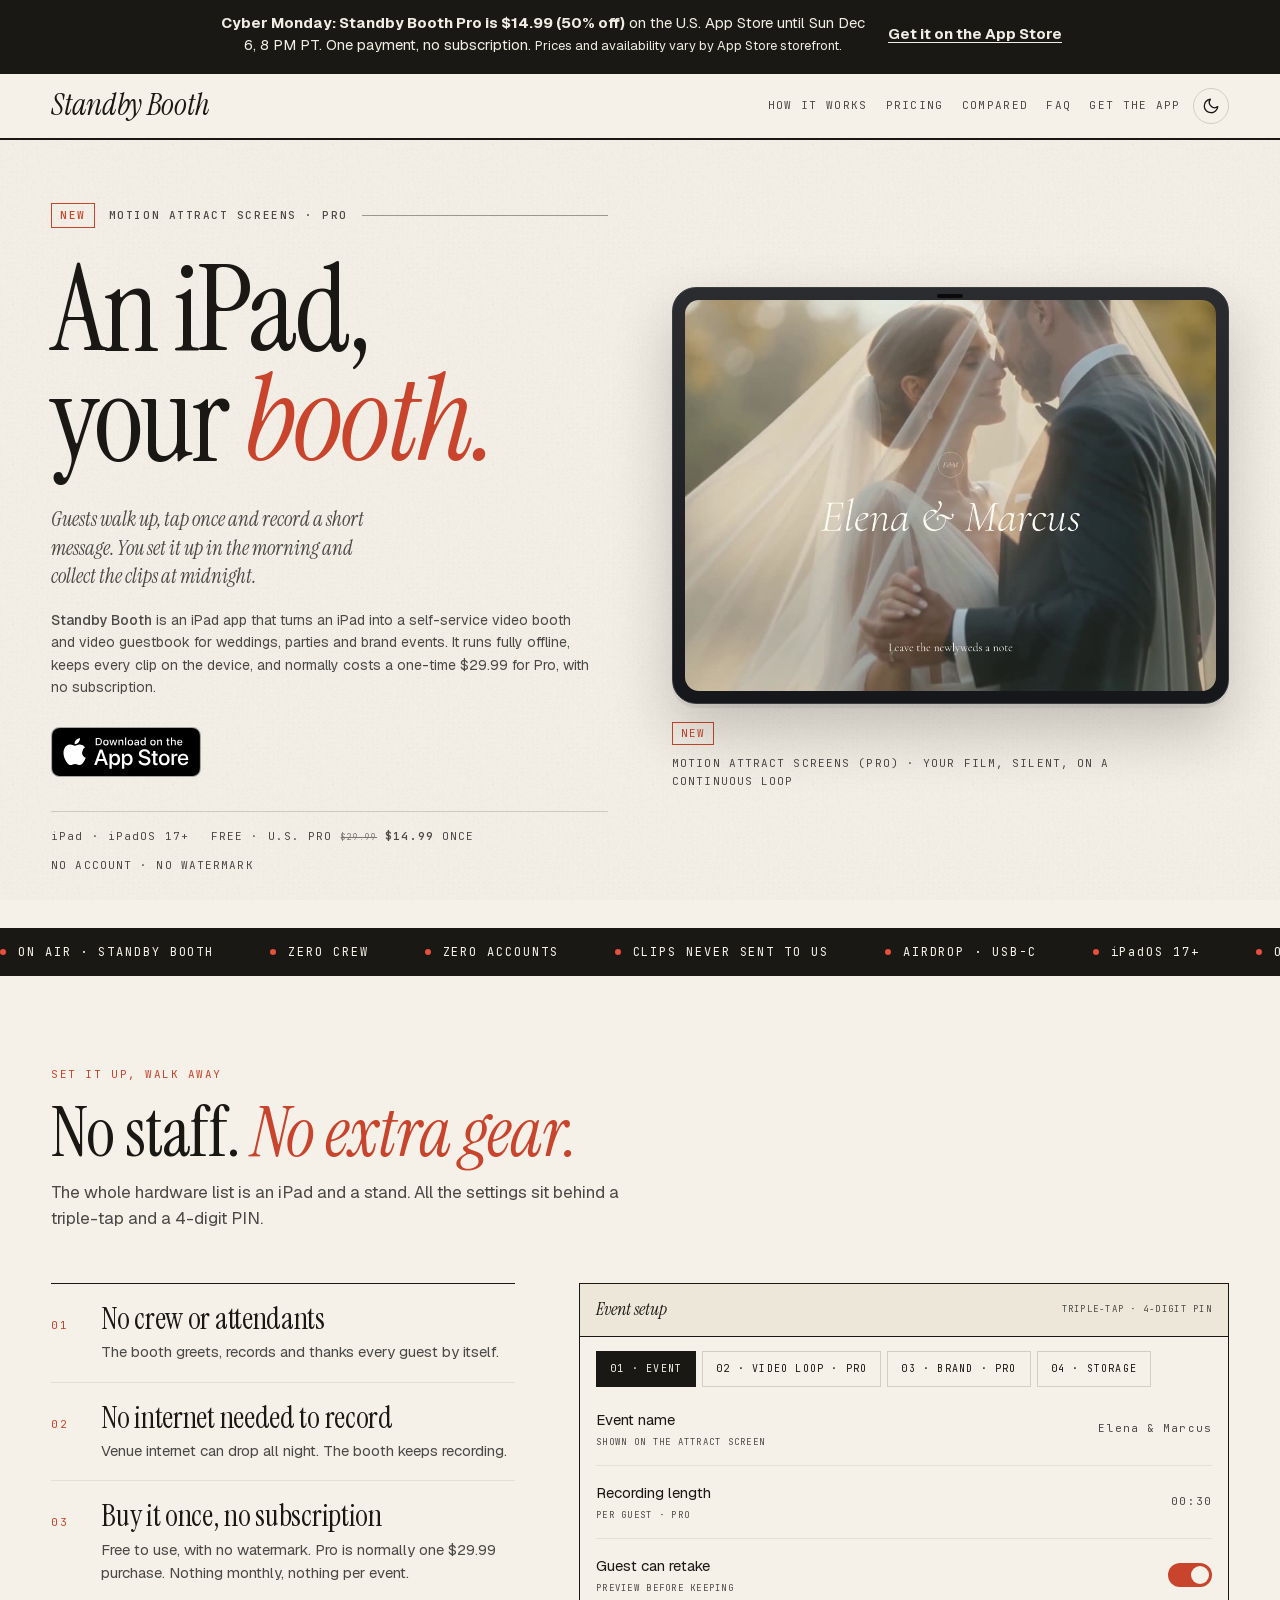
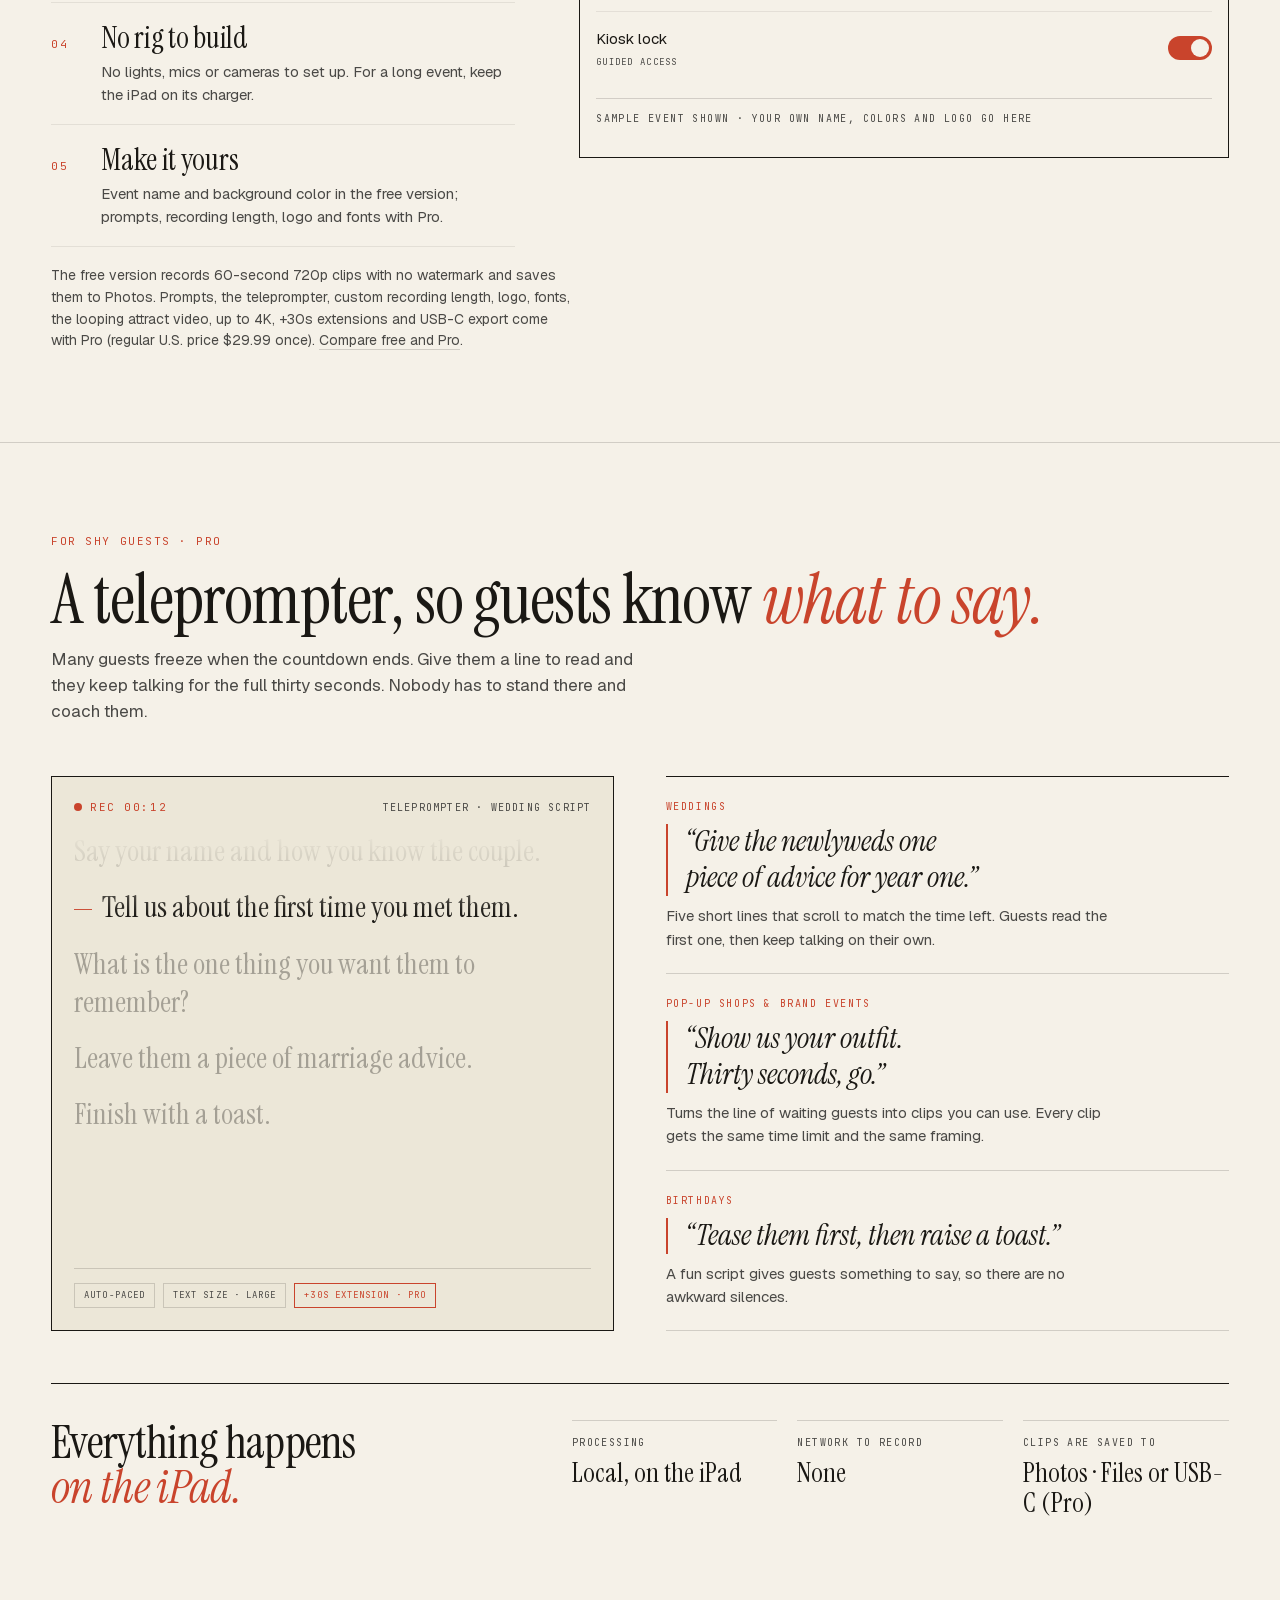
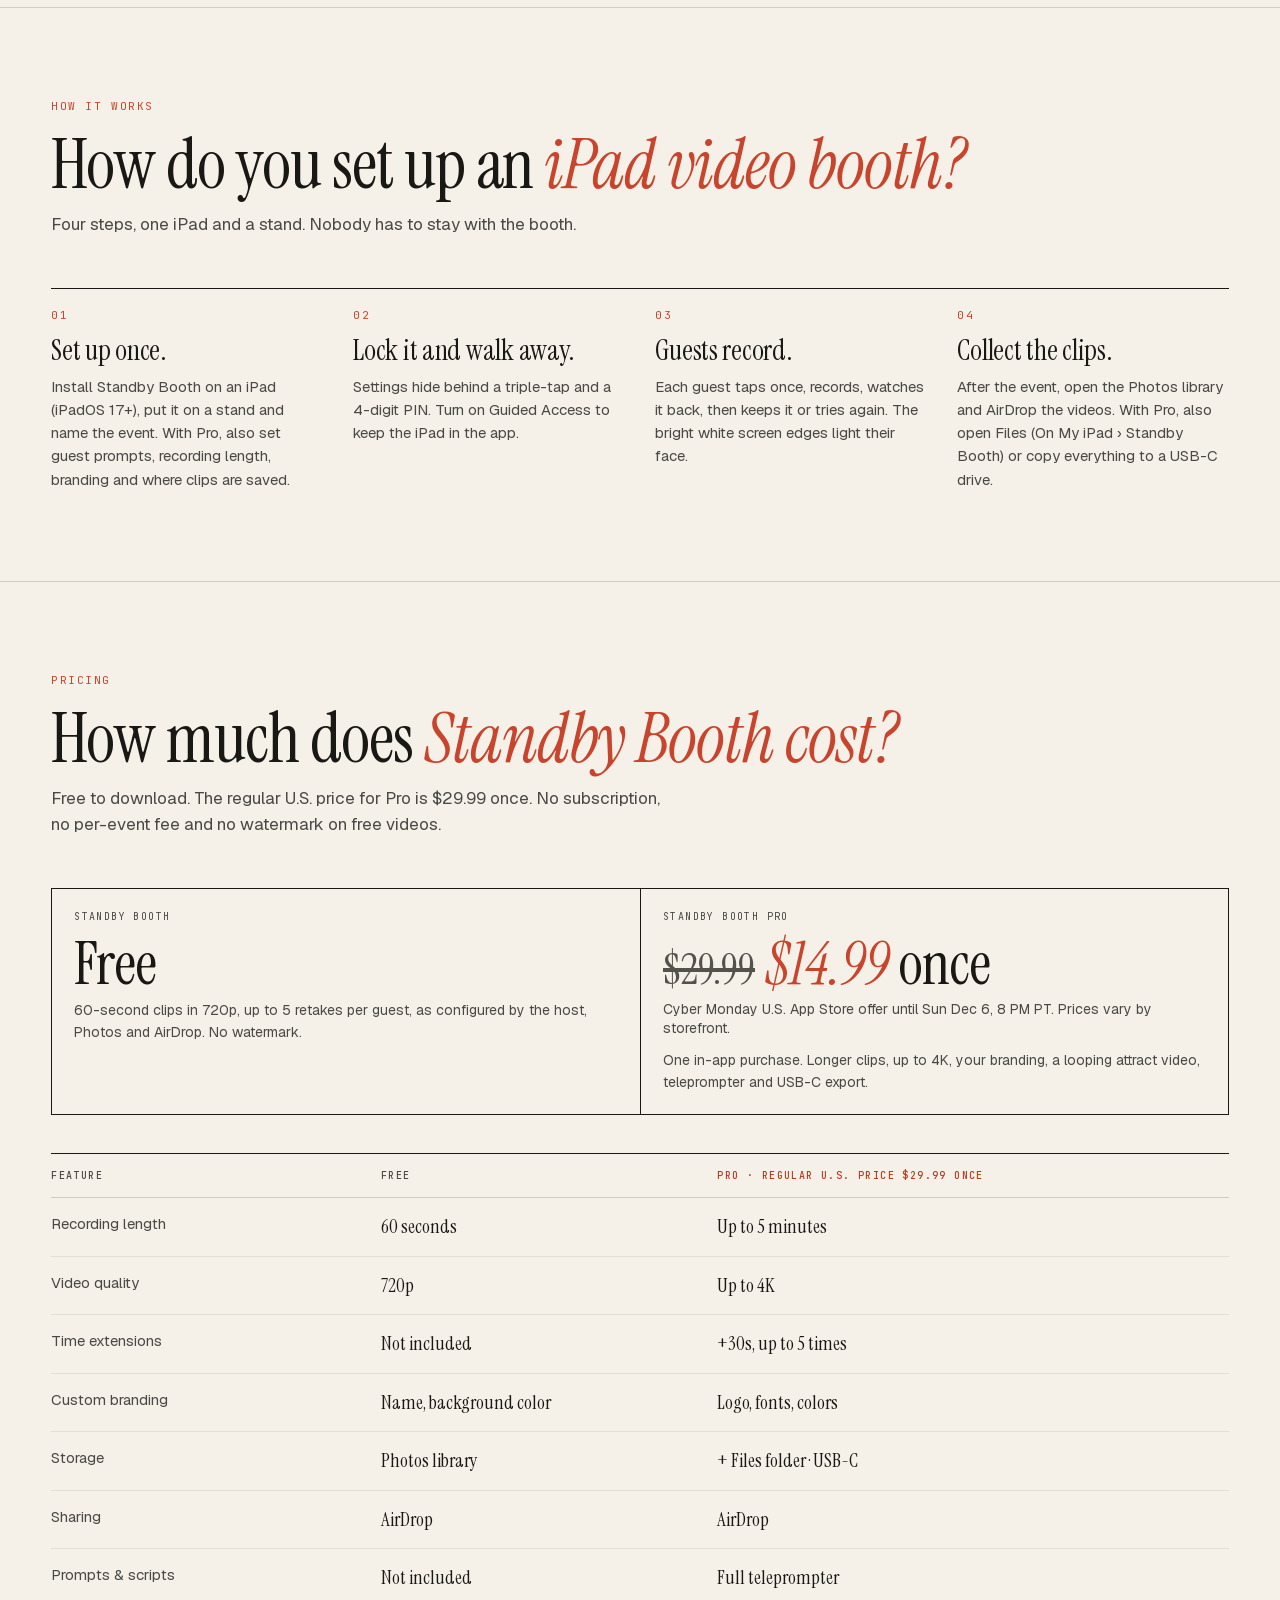
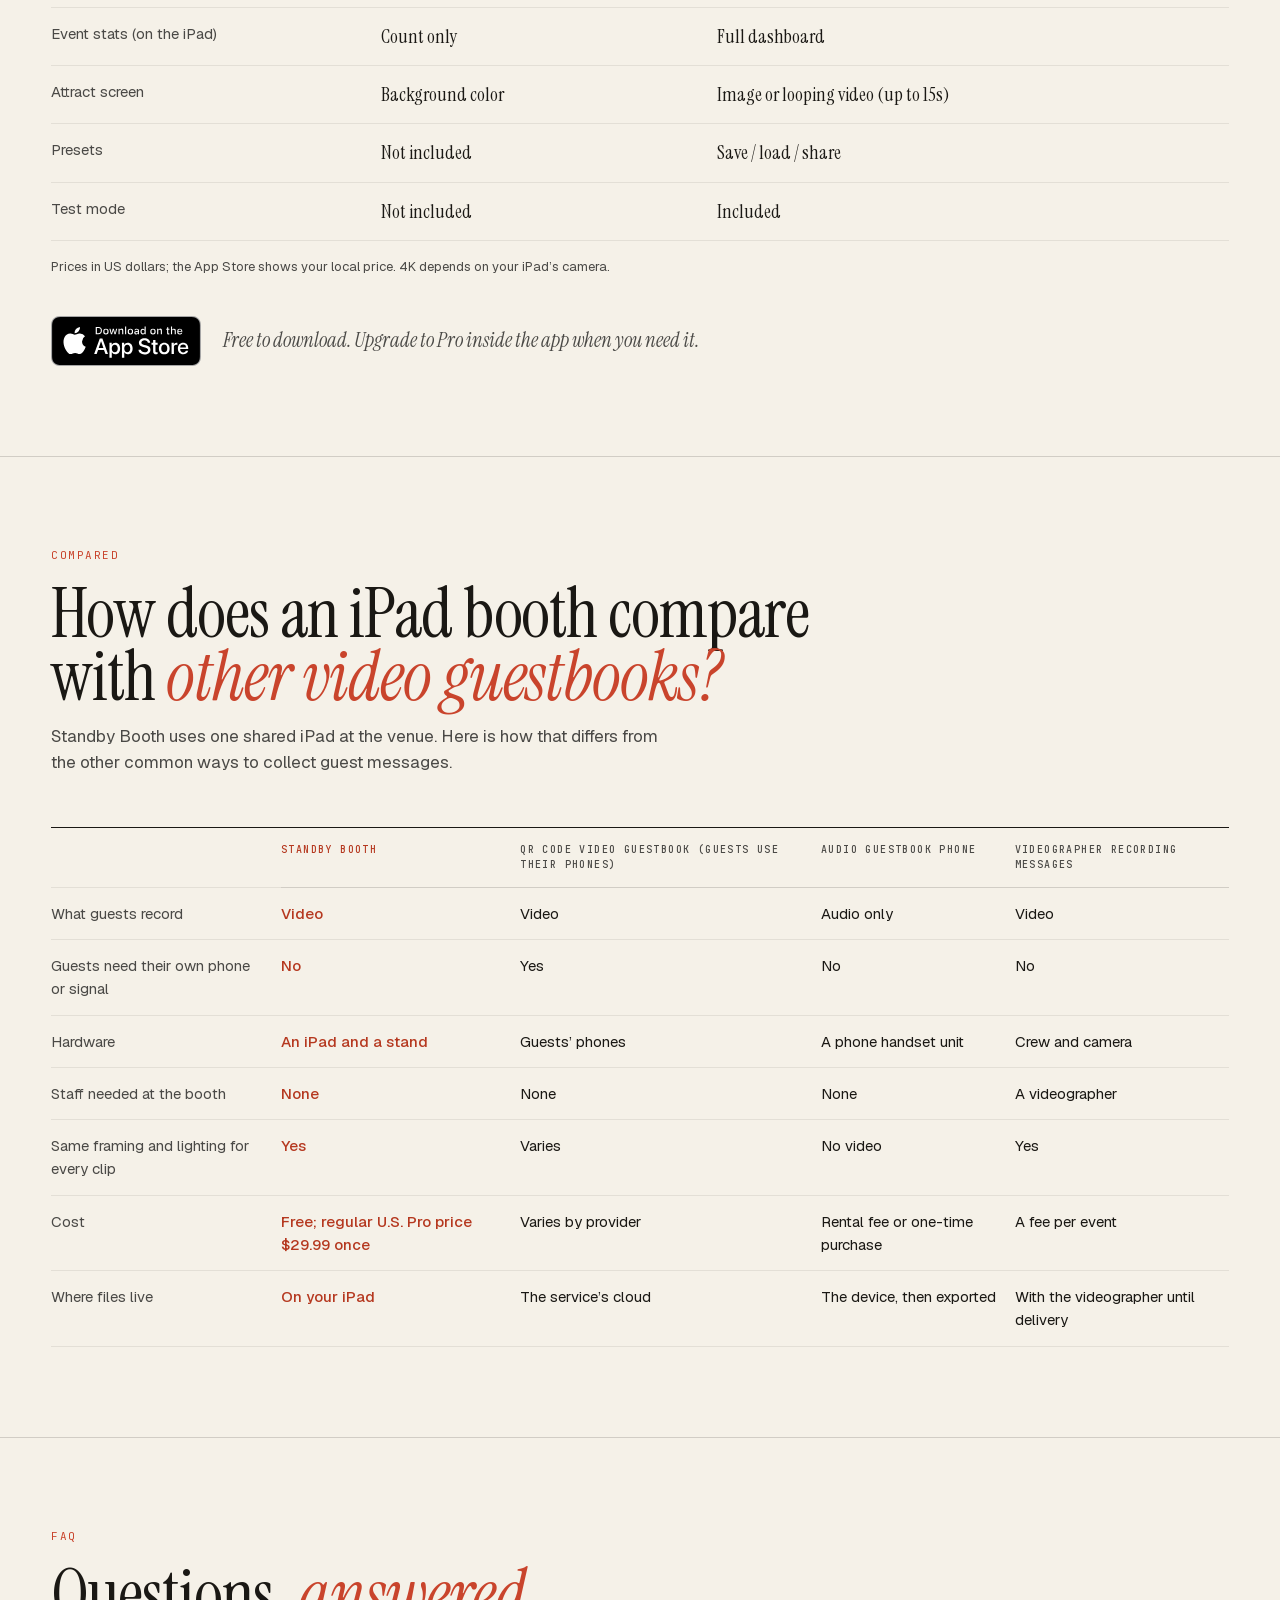
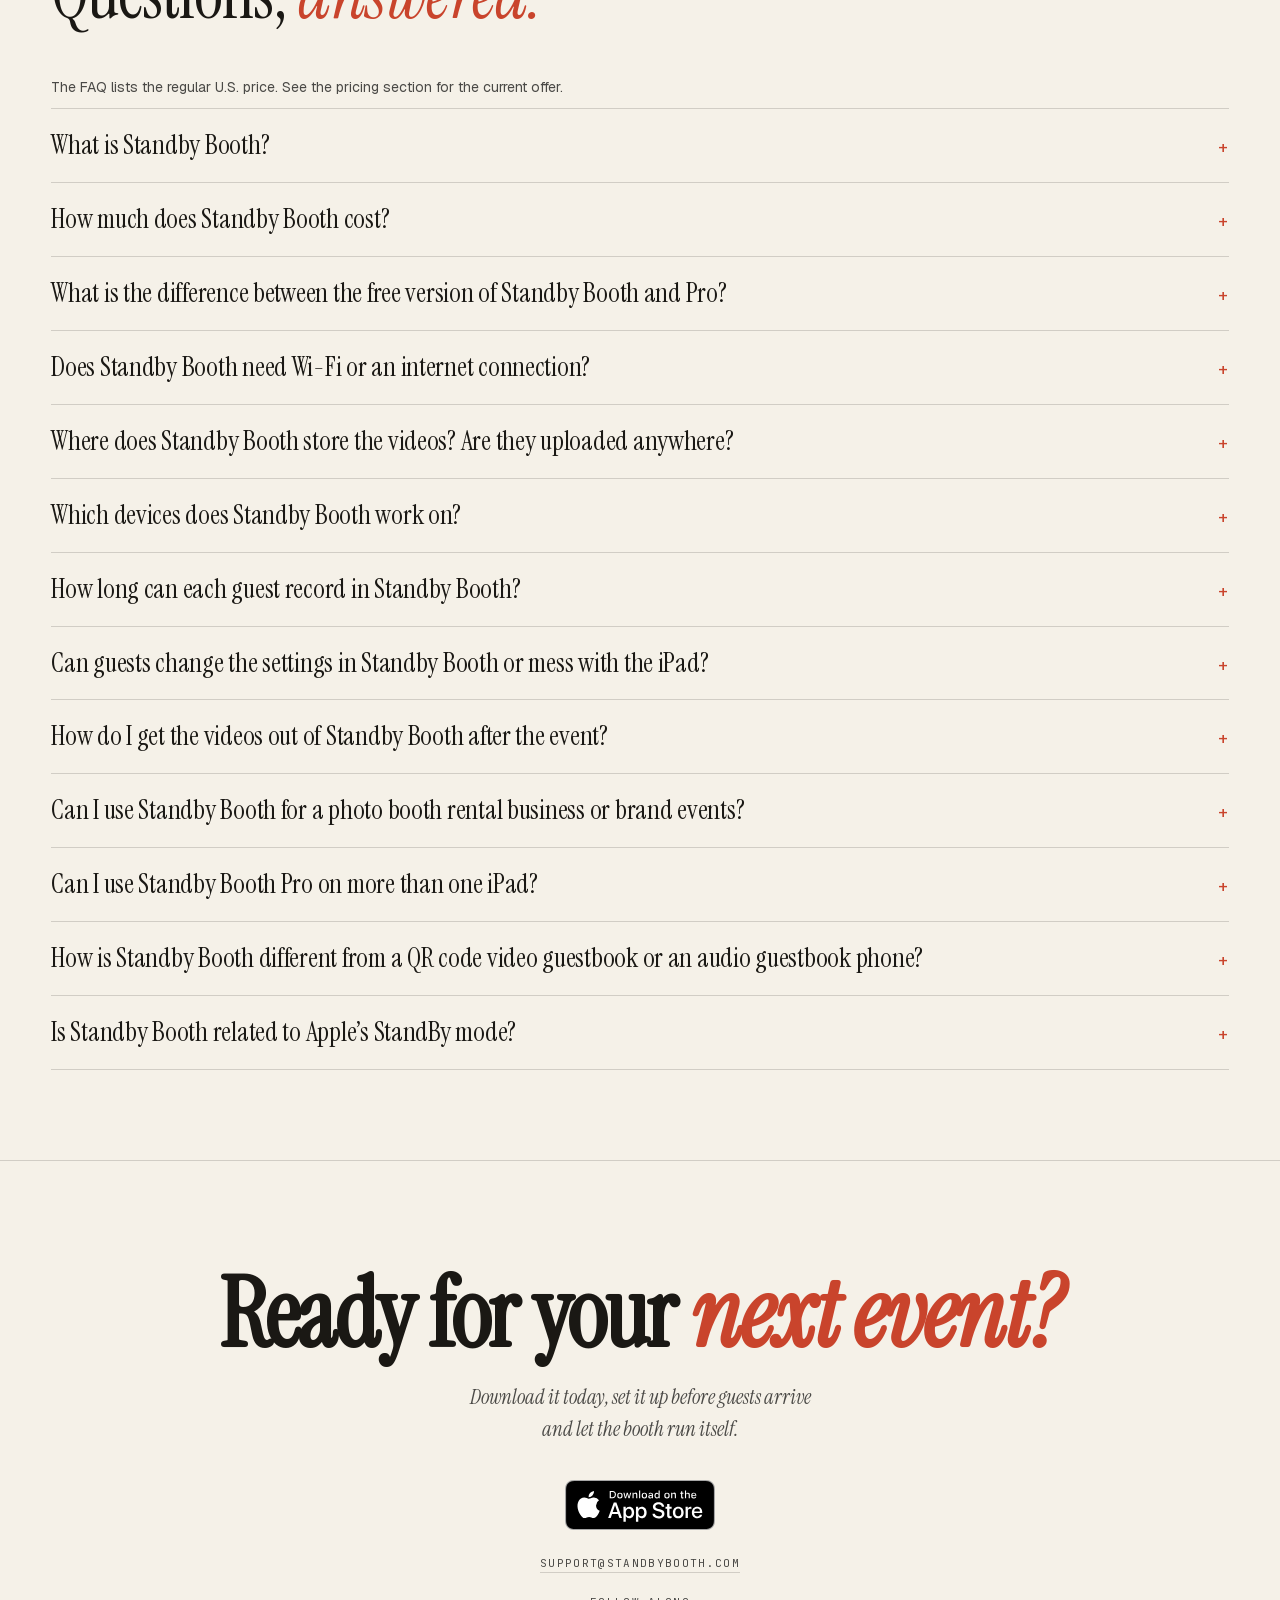
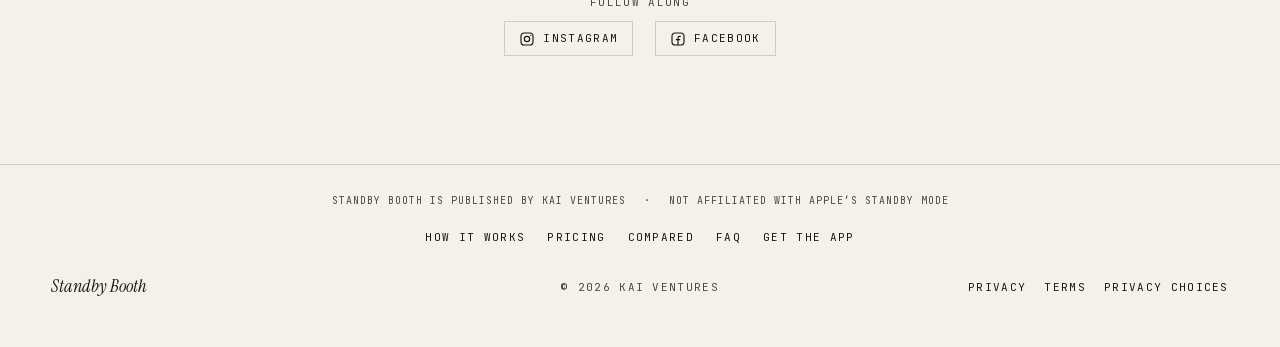
<file: index.html>
<!DOCTYPE html>
<html lang="en">
<head>
<meta charset="UTF-8" />
<meta name="viewport" content="width=device-width, initial-scale=1.0, viewport-fit=cover" />
<title>Standby Booth: iPad Video Guestbook &amp; Video Booth App</title>
<meta name="description" content="Turn an iPad into a self-service video booth and video guestbook for weddings, parties and brand events. Works offline. Free, or $29.99 once for Pro." />
<link rel="canonical" href="https://standbybooth.com/" />
<meta name="theme-color" content="#F5F1E8" id="sb-theme-color" />

<!-- Open Graph (og:image must be an absolute URL, 1200x630, under 1 MB) -->
<meta property="og:title" content="Standby Booth: the iPad video guestbook that runs itself" />
<meta property="og:description" content="A self-service iPad video booth for weddings, parties and brand events. Works offline, keeps clips on the iPad, no subscription." />
<meta property="og:image" content="https://standbybooth.com/assets/og-image.jpg" />
<meta property="og:image:width" content="1200" />
<meta property="og:image:height" content="630" />
<meta property="og:image:alt" content="Standby Booth: an iPad video guestbook for weddings, parties and brand events" />
<meta property="og:type" content="website" />
<meta property="og:url" content="https://standbybooth.com/" />
<meta property="og:site_name" content="Standby Booth" />
<meta name="twitter:card" content="summary_large_image" />
<meta name="twitter:site" content="@standbybooth" />

<script type="application/ld+json">
{
  "@context": "https://schema.org",
  "@graph": [
    {
      "@type": "Organization",
      "@id": "https://standbybooth.com/#org",
      "name": "Kai Ventures",
      "url": "https://standbybooth.com/",
      "email": "support@standbybooth.com"
    },
    {
      "@type": "WebSite",
      "@id": "https://standbybooth.com/#website",
      "url": "https://standbybooth.com/",
      "name": "Standby Booth",
      "publisher": {"@id": "https://standbybooth.com/#org"}
    },
    {
      "@type": "WebPage",
      "@id": "https://standbybooth.com/#webpage",
      "url": "https://standbybooth.com/",
      "name": "Standby Booth: iPad Video Guestbook & Video Booth App",
      "isPartOf": {"@id": "https://standbybooth.com/#website"},
      "about": {"@id": "https://standbybooth.com/#app"},
      "dateModified": "2026-11-09"
    },
    {
      "@type": "MobileApplication",
      "@id": "https://standbybooth.com/#app",
      "name": "Standby Booth",
      "description": "Standby Booth is an iPad app that turns an iPad into a self-service video booth and video guestbook for weddings, parties and brand events. It runs fully offline, keeps every clip on the device, and costs a one-time $29.99 for Pro, with no subscription.",
      "url": "https://standbybooth.com/",
      "downloadUrl": "https://apps.apple.com/us/app/standby-booth/id6761357439",
      "installUrl": "https://apps.apple.com/us/app/standby-booth/id6761357439",
      "applicationCategory": "MultimediaApplication",
      "operatingSystem": "iPadOS 17 or later",
      "availableOnDevice": "iPad",
      "inLanguage": "en",
      "image": "https://standbybooth.com/assets/icon-1024.png",
      "screenshot": "https://standbybooth.com/assets/attract-loop-poster.jpg",
      "publisher": {"@id": "https://standbybooth.com/#org"},
      "sameAs": [
        "https://apps.apple.com/us/app/standby-booth/id6761357439",
        "https://www.instagram.com/standbybooth/",
        "https://www.facebook.com/1204871456037821",
        "https://x.com/standbybooth"
      ],
      "offers": [
        {"@type": "Offer", "name": "Standby Booth Free", "price": "0", "priceCurrency": "USD"},
        {"@type": "Offer", "name": "Standby Booth Pro (one-time in-app purchase)", "price": "29.99", "priceCurrency": "USD"}
      ],
      "featureList": [
        "Records fully offline, no account",
        "Recordings stay on the iPad; no servers or accounts (anonymous Firebase usage analytics only)",
        "Kiosk lock with hidden triple-tap and 4-digit PIN",
        "Guest prompts and teleprompter (Pro)",
        "Up to 4K and up to 5-minute clips (Pro)",
        "Custom logo, fonts and colors (Pro)",
        "Motion attract screen: looping video background (Pro)",
        "USB-C drive export (Pro) and AirDrop sharing",
        "Saved event presets and on-iPad event stats (Pro)"
      ]
    }
  ]
}
</script>
<script type="application/ld+json">
{
  "@context": "https://schema.org",
  "@type": "FAQPage",
  "mainEntity": [
    {
      "@type": "Question",
      "name": "What is Standby Booth?",
      "acceptedAnswer": {
        "@type": "Answer",
        "text": "Standby Booth is an iPad app that turns an iPad into a self-service video booth and video guestbook for weddings, parties and brand events. Guests walk up, tap once and record a message. It runs fully offline, keeps every clip on the device, and costs a one-time $29.99 for Pro, with no subscription."
      }
    },
    {
      "@type": "Question",
      "name": "How much does Standby Booth cost?",
      "acceptedAnswer": {
        "@type": "Answer",
        "text": "Standby Booth is free to download, and the free version works for a full event with no watermark on the videos. Standby Booth Pro is a one-time $29.99 in-app purchase that unlocks longer clips, up to 4K video, branding and USB-C export. There is no subscription and no per-event fee."
      }
    },
    {
      "@type": "Question",
      "name": "What is the difference between the free version of Standby Booth and Pro?",
      "acceptedAnswer": {
        "@type": "Answer",
        "text": "The free version of Standby Booth records 60-second clips in 720p, allows up to 5 retakes per guest, as configured by the host, saves to the Photos library and shares by AirDrop. Pro adds clips up to 5 minutes with 30-second extensions, up to 4K video, a custom logo, fonts and colors, a looping attract-screen video, guest prompts and a teleprompter, export to a Files folder or USB-C drive, saved event presets, full event stats and a test mode."
      }
    },
    {
      "@type": "Question",
      "name": "Does Standby Booth need Wi-Fi or an internet connection?",
      "acceptedAnswer": {
        "@type": "Answer",
        "text": "No. Standby Booth records and saves every clip on the iPad, so the booth keeps working if the venue Wi-Fi drops or there is no signal at all, and no account is needed. Share clips with AirDrop or export them after the event."
      }
    },
    {
      "@type": "Question",
      "name": "Where does Standby Booth store the videos? Are they uploaded anywhere?",
      "acceptedAnswer": {
        "@type": "Answer",
        "text": "Standby Booth saves videos to the Photos library on your iPad or, with Pro, to a Files folder on the iPad or a USB-C drive. Recordings are never uploaded to Kai Ventures, and clips saved to Photos follow your own iCloud Photos setting. The app sends anonymous usage statistics (Firebase Analytics), never video or event content."
      }
    },
    {
      "@type": "Question",
      "name": "Which devices does Standby Booth work on?",
      "acceptedAnswer": {
        "@type": "Answer",
        "text": "Standby Booth runs on iPad with iPadOS 17 or later. It is not available for iPhone, Mac or Android. The only hardware you need is a compatible iPad and a stand or tripod mount. The screen itself acts as a soft fill light, so most venues need no extra lighting."
      }
    },
    {
      "@type": "Question",
      "name": "How long can each guest record in Standby Booth?",
      "acceptedAnswer": {
        "@type": "Answer",
        "text": "In the free version of Standby Booth each guest records up to 60 seconds. With Pro you set the recording length (up to 5 minutes) and can let guests add up to five 30-second extensions; a 30-second setting keeps wedding messages short and easy to watch."
      }
    },
    {
      "@type": "Question",
      "name": "Can guests change the settings in Standby Booth or mess with the iPad?",
      "acceptedAnswer": {
        "@type": "Answer",
        "text": "No. In Standby Booth, guests only ever see the recording screens. Your settings sit behind a hidden triple-tap and a 4-digit PIN, and you can lock the iPad to the app with Apple’s Guided Access, so the booth runs unattended for the whole event without anyone reaching other apps."
      }
    },
    {
      "@type": "Question",
      "name": "How do I get the videos out of Standby Booth after the event?",
      "acceptedAnswer": {
        "@type": "Answer",
        "text": "With the free version of Standby Booth, open the Photos library on the iPad and AirDrop or share the clips from there. With Pro you can also open Files (On My iPad › Standby Booth), or copy everything to a USB-C drive."
      }
    },
    {
      "@type": "Question",
      "name": "Can I use Standby Booth for a photo booth rental business or brand events?",
      "acceptedAnswer": {
        "@type": "Answer",
        "text": "Yes. Standby Booth’s Terms of Use allow personal and commercial events, including charging clients when you run the booth. Pro adds the tools event businesses ask for: client logos, fonts and colors, guest prompts and a teleprompter, up to 4K recording, USB-C export and saved presets you can load for each client. Pro is a one-time purchase with no per-event or monthly fees."
      }
    },
    {
      "@type": "Question",
      "name": "Can I use Standby Booth Pro on more than one iPad?",
      "acceptedAnswer": {
        "@type": "Answer",
        "text": "Yes, within Apple’s rules. Standby Booth Pro is a one-time purchase tied to the Apple ID that bought it, so you can install Standby Booth on iPads signed in to that Apple ID and restore the purchase, subject to Apple’s Family Sharing and device limits. Apple handles payment, and refunds go through Apple’s Report a Problem page."
      }
    },
    {
      "@type": "Question",
      "name": "How is Standby Booth different from a QR code video guestbook or an audio guestbook phone?",
      "acceptedAnswer": {
        "@type": "Answer",
        "text": "Standby Booth uses one shared iPad at the venue, so guests do not need their own phones, an app or mobile signal, and every clip has the same framing and lighting. Compared with an audio guestbook phone, it records video and needs no extra hardware beyond an iPad and a stand."
      }
    },
    {
      "@type": "Question",
      "name": "Is Standby Booth related to Apple’s StandBy mode?",
      "acceptedAnswer": {
        "@type": "Answer",
        "text": "No. Standby Booth is a separate video booth app from Kai Ventures. It is not part of, or affiliated with, Apple’s StandBy feature, which turns a charging iPhone into a clock and widget display."
      }
    }
  ]
}
</script>

<!-- Favicon -->
<link rel="icon" type="image/png" href="assets/icon-1024.png" />
<link rel="apple-touch-icon" href="assets/icon-1024.png" />

<!-- Theme boot — runs BEFORE stylesheet to avoid flash-of-wrong-theme.
     Order of precedence: localStorage choice > system prefers-color-scheme > light. -->
<script>
(function () {
  try {
    var stored = localStorage.getItem("sb-theme");
    var theme = stored || (window.matchMedia && window.matchMedia("(prefers-color-scheme: dark)").matches ? "dark" : "light");
    document.documentElement.dataset.theme = theme;
    var meta = document.getElementById("sb-theme-color");
    if (meta) meta.setAttribute("content", theme === "dark" ? "#14110D" : "#F5F1E8");
  } catch (e) { /* localStorage blocked — fall through to CSS default */ }
})();
</script>

<!-- Consent layer — Consent Mode v2 defaults, the EEA/UK consent banner,
     and consent-gated loaders for GA4, Meta Pixel, and PostHog.
     Synchronous on purpose so the defaults land before anything else. -->
<script src="/assets/consent.js"></script>
<script src="/assets/promo.js" defer></script>

<!-- Fonts (self-hosted — see assets/fonts.css) -->
<link rel="stylesheet" href="/assets/fonts.css" />

<link rel="stylesheet" href="styles.css" />
<link rel="stylesheet" href="aeo.css" />
</head>
<body>

<!-- ============================ MASTHEAD ============================ -->
<header class="masthead">
  <div class="mast-rule"></div>
  <div class="mast-inner">
    <a class="mast-title" href="./">Standby Booth</a>
    <div class="mast-right">
      <nav class="mast-nav" aria-label="On this page">
        <a href="#how">How it works</a>
        <a href="#pricing">Pricing</a>
        <a href="#compare">Compared</a>
        <a href="#faq">FAQ</a>
        <a href="#get">Get the app</a>
      </nav>
      <button type="button" class="theme-toggle" id="themeToggle" aria-label="Switch theme" title="Switch theme">
        <svg class="theme-icon theme-icon-sun" width="18" height="18" viewBox="0 0 24 24" fill="none" stroke="currentColor" stroke-width="1.75" stroke-linecap="round" stroke-linejoin="round" aria-hidden="true">
          <circle cx="12" cy="12" r="4"/>
          <path d="M12 2v2M12 20v2M4.93 4.93l1.41 1.41M17.66 17.66l1.41 1.41M2 12h2M20 12h2M4.93 19.07l1.41-1.41M17.66 6.34l1.41-1.41"/>
        </svg>
        <svg class="theme-icon theme-icon-moon" width="18" height="18" viewBox="0 0 24 24" fill="none" stroke="currentColor" stroke-width="1.75" stroke-linecap="round" stroke-linejoin="round" aria-hidden="true">
          <path d="M21 12.79A9 9 0 1 1 11.21 3 7 7 0 0 0 21 12.79z"/>
        </svg>
      </button>
    </div>
  </div>
  <div class="mast-rule" style="height:1px"></div>
</header>

<!-- =========================== 1 · COVER =========================== -->
<section class="cover">
  <div class="cover-grid">
    <div>
      <p class="cover-eyebrow mono">
        <span class="flag">New</span>
        <span>Motion attract screens · Pro</span>
        <span class="rule"></span>
      </p>

      <h1 class="display cover-h1">An iPad,<br />your <em>booth.</em></h1>

      <p class="cover-deck">
        Guests walk up, tap once and record a short message. You set it up in the
        morning and collect the clips at midnight.
      </p>

      <p class="cover-define">
        <strong>Standby Booth</strong> is an iPad app that turns an iPad into a self-service video booth and
        video guestbook for weddings, parties and brand events. It runs fully offline, keeps every clip on the
        device, and costs a one-time $29.99 for Pro, with no subscription.
      </p>

      <div class="cover-cta-row">
        <a class="appstore-badge" href="https://apps.apple.com/us/app/standby-booth/id6761357439" aria-label="Download Standby Booth on the App Store">
          <img class="badge-light" src="assets/appstore-badge-black.svg" alt="" width="150" height="50" />
          <img class="badge-dark" src="assets/appstore-badge-white.svg" alt="" width="150" height="50" />
        </a>
      </div>

      <div class="cover-meta">
        <span class="tm">iPad · iPadOS 17+</span>
        <span>Free · Pro $29.99 once</span>
        <span>No account · No watermark</span>
      </div>
    </div>

    <div>
      <div class="cover-stage">
        <div class="ipad">
          <div class="ipad-screen">
            <!-- Real attract-screen export. Muted + playsinline so iOS
                 autoplays it inline instead of going fullscreen. -->
            <video
              class="attract-media"
              src="assets/attract-loop.mp4"
              poster="assets/attract-loop-poster.jpg"
              autoplay muted loop playsinline preload="metadata"
              aria-label="Example attract screen: a looping wedding film with the event name &quot;Elena &amp; Marcus&quot; and the line &quot;Leave the newlyweds a note&quot;"
            ></video>
            <div class="screen-sheen" aria-hidden="true"></div>
          </div>
        </div>
      </div>
      <p class="cover-caption">
        <span class="new">New</span>
        <span>Motion attract screens (Pro) · your film, silent, on a continuous&nbsp;loop</span>
      </p>
    </div>
  </div>
</section>

<!-- ============================ TICKER ============================ -->
<div class="ticker" aria-hidden="true">
  <div class="ticker-track">
    <span><span class="ticker-dot"></span>ON AIR · STANDBY BOOTH</span>
    <span><span class="ticker-dot"></span>ZERO CREW</span>
    <span><span class="ticker-dot"></span>ZERO ACCOUNTS</span>
    <span><span class="ticker-dot"></span>CLIPS NEVER SENT TO US</span>
    <span><span class="ticker-dot"></span>AIRDROP · USB-C</span>
    <span><span class="ticker-dot"></span><span class="tm">iPadOS 17+</span></span>
    <span><span class="ticker-dot"></span>ON AIR · STANDBY BOOTH</span>
    <span><span class="ticker-dot"></span>ZERO CREW</span>
    <span><span class="ticker-dot"></span>ZERO ACCOUNTS</span>
    <span><span class="ticker-dot"></span>CLIPS NEVER SENT TO US</span>
    <span><span class="ticker-dot"></span>AIRDROP · USB-C</span>
    <span><span class="ticker-dot"></span><span class="tm">iPadOS 17+</span></span>
  </div>
</div>

<!-- ==================== 2 · HOOKS + ADMIN PANEL ==================== -->
<section class="sec" id="setup">
  <p class="feature-no">Set it up, walk away</p>
  <h2 class="display sec-hd">No staff. <em>No extra&nbsp;gear.</em></h2>
  <p class="sec-deck">The whole hardware list is an iPad and a stand. All the settings sit behind a triple-tap and a 4-digit PIN.</p>

  <div class="split">
    <ul class="hooks">
      <li><span class="n">01</span><span>
        <span class="h-t">No crew or attendants</span>
        <span class="h-d">The booth greets, records and thanks every guest by itself.</span>
      </span></li>
      <li><span class="n">02</span><span>
        <span class="h-t">No internet needed to record</span>
        <span class="h-d">Venue internet can drop all night. The booth keeps&nbsp;recording.</span>
      </span></li>
      <li><span class="n">03</span><span>
        <span class="h-t">Buy it once, no subscription</span>
        <span class="h-d">Free to use, with no watermark. Pro is one $29.99 purchase. Nothing monthly, nothing per event.</span>
      </span></li>
      <li><span class="n">04</span><span>
        <span class="h-t">No rig to build</span>
        <span class="h-d">No lights, mics or cameras to set up. For a long event, keep the iPad on its&nbsp;charger.</span>
      </span></li>
      <li><span class="n">05</span><span>
        <span class="h-t">Make it yours</span>
        <span class="h-d">Event name and background color in the free version; prompts, recording length, logo and fonts with&nbsp;Pro.</span>
      </span></li>
    </ul>

    <div class="panel">
      <div class="panel-bar">
        <span class="ttl">Event setup</span>
        <span class="pin">Triple-tap · 4-digit PIN</span>
      </div>

      <div class="panel-tabs" role="tablist" aria-label="Admin panel">
        <button class="panel-tab" role="tab" id="t-event" aria-controls="p-event" aria-selected="true">01 · Event</button>
        <button class="panel-tab" role="tab" id="t-loop" aria-controls="p-loop" aria-selected="false">02 · Video loop · Pro</button>
        <button class="panel-tab" role="tab" id="t-brand" aria-controls="p-brand" aria-selected="false">03 · Brand · Pro</button>
        <button class="panel-tab" role="tab" id="t-store" aria-controls="p-store" aria-selected="false">04 · Storage</button>
      </div>

      <div class="panel-body" id="p-event" role="tabpanel" aria-labelledby="t-event">
        <div class="prow"><span class="k">Event name<small>Shown on the attract screen</small></span><span class="v">Elena &amp; Marcus</span></div>
        <div class="prow"><span class="k">Recording length<small>Per guest · Pro</small></span><span class="v">00:30</span></div>
        <div class="prow"><span class="k">Guest can retake<small>Preview before keeping</small></span><span class="sw" aria-hidden="true"></span></div>
        <div class="prow"><span class="k">Kiosk lock<small>Guided Access</small></span><span class="sw" aria-hidden="true"></span></div>
        <p class="panel-foot">Sample event shown · your own name, colors and logo go&nbsp;here</p>
      </div>

      <div class="panel-body" id="p-loop" role="tabpanel" aria-labelledby="t-loop" hidden>
        <div class="prow"><span class="k">Attract screen<small>What guests see while waiting · Pro</small></span><span class="chips"><span class="chip">Still</span><span class="chip on">Video loop</span></span></div>
        <div class="prow"><span class="k">Loop playback<small>Silent, continuous</small></span><span class="sw" aria-hidden="true"></span></div>
        <div class="upload">
          <div class="u-top"><span class="u-name">elena-marcus-loop.mp4</span><span class="u-pct">Importing…</span></div>
          <div class="u-track"><i></i></div>
        </div>
        <p class="panel-foot">From Photos or Files · <b>stays on the device</b></p>
      </div>

      <div class="panel-body" id="p-brand" role="tabpanel" aria-labelledby="t-brand" hidden>
        <div class="prow"><span class="k">Typeface<small>Headline and prompt</small></span><span class="chips"><span class="chip on">Cormorant</span><span class="chip">Geist</span><span class="chip">Mono</span></span></div>
        <div class="prow"><span class="k">Palette<small>Background · text · accent</small></span><span class="chips"><span class="chip">#F4ECE0</span><span class="chip">#2A1F18</span><span class="chip on">#9B6A3F</span></span></div>
        <div class="prow"><span class="k">Logo<small>Image file</small></span><span class="v">ellery-mark.svg</span></div>
        <div class="prow"><span class="k">Attract line<small>Text under the name</small></span><span class="v">Leave the newlyweds a note</span></div>
      </div>

      <div class="panel-body" id="p-store" role="tabpanel" aria-labelledby="t-store" hidden>
        <div class="prow"><span class="k">Save clips to<small>Destination · USB-C with Pro</small></span><span class="chips"><span class="chip">Photos</span><span class="chip on">USB-C drive</span></span></div>
        <div class="prow"><span class="k">Quality<small>Free 720p · Pro up to 4K</small></span><span class="v">720p to 4K</span></div>
        <div class="prow"><span class="k">Video uploads to us<small>None. Clips are never sent to us</small></span><span class="sw off" aria-hidden="true"></span></div>
        <div class="prow"><span class="k">Hand-off<small>End of night</small></span><span class="v">AirDrop · USB-C (Pro)</span></div>
      </div>
    </div>
  </div>
  <p class="sec-note">The free version records 60-second 720p clips with no watermark and saves them to Photos. Prompts, the teleprompter, custom recording length, logo, fonts, the looping attract video, up to 4K, +30s extensions and USB-C export come with Pro ($29.99 once). <a href="#pricing">Compare free and Pro</a>.</p>
</section>

<!-- ============ 3 · TELEPROMPTER + OFFLINE PROCESSING ============ -->
<section class="sec" id="prompts">
  <p class="feature-no">For shy guests · Pro</p>
  <h2 class="display sec-hd">A teleprompter, so guests know <em>what to&nbsp;say.</em></h2>
  <p class="sec-deck">Many guests freeze when the countdown ends. Give them a line to read and they keep talking for the full thirty seconds. Nobody has to stand there and coach&nbsp;them.</p>

  <div class="tele-grid">
    <div class="prompter">
      <div class="prompter-hud">
        <span class="rec"><span class="d"></span>REC 00:12</span>
        <span class="who">Teleprompter · wedding script</span>
      </div>
      <div class="crawl-mask">
        <div class="crawl" id="crawl">
          <p>Say your name and how you know the couple.</p>
          <p>Tell us about the first time you met them.</p>
          <p>What is the one thing you want them to remember?</p>
          <p>Leave them a piece of marriage advice.</p>
          <p>Finish with a toast.</p>
        </div>
      </div>
      <div class="prompter-foot">
        <span class="chip">Auto-paced</span>
        <span class="chip">Text size · large</span>
        <span class="chip on">+30s extension · Pro</span>
      </div>
    </div>

    <div class="cards">
      <article class="ucard">
        <p class="u-k">Weddings</p>
        <p class="u-q">“Give the newlyweds one piece of advice for year&nbsp;one.”</p>
        <p class="u-b">Five short lines that scroll to match the time left. Guests read the first one, then keep talking on their&nbsp;own.</p>
      </article>
      <article class="ucard">
        <p class="u-k">Pop-up shops &amp; brand events</p>
        <p class="u-q">“Show us your outfit. Thirty seconds,&nbsp;go.”</p>
        <p class="u-b">Turns the line of waiting guests into clips you can use. Every clip gets the same time limit and the same&nbsp;framing.</p>
      </article>
      <article class="ucard">
        <p class="u-k">Birthdays</p>
        <p class="u-q">“Tease them first, then raise a&nbsp;toast.”</p>
        <p class="u-b">A fun script gives guests something to say, so there are no awkward&nbsp;silences.</p>
      </article>
    </div>
  </div>

  <div class="offline">
    <h3>Everything happens <em>on the&nbsp;iPad.</em></h3>
    <ul class="offline-list">
      <li><span class="o-k">Processing</span><span class="o-v">Local, on the iPad</span></li>
      <li><span class="o-k">Network to record</span><span class="o-v">None</span></li>
      <li><span class="o-k">Clips are saved to</span><span class="o-v">Photos · Files or USB-C&nbsp;(Pro)</span></li>
    </ul>
  </div>
</section>

<!-- ===================== HOW IT WORKS (new, AEO) ===================== -->
<section class="sec" id="how">
  <p class="feature-no">How it works</p>
  <h2 class="display sec-hd">How do you set up an <em>iPad video booth?</em></h2>
  <p class="sec-deck">Four steps, one iPad and a stand. Nobody has to stay with the booth.</p>
  <ol class="how-steps">
    <li><strong>Set up once.</strong> Install Standby Booth on an iPad (iPadOS 17+), put it on a stand and name the event. With Pro, also set guest prompts, recording length, branding and where clips are saved.</li>
    <li><strong>Lock it and walk away.</strong> Settings hide behind a triple-tap and a 4-digit PIN. Turn on Guided Access to keep the iPad in the app.</li>
    <li><strong>Guests record.</strong> Each guest taps once, records, watches it back, then keeps it or tries again. The bright white screen edges light their face.</li>
    <li><strong>Collect the clips.</strong> After the event, open the Photos library and AirDrop the videos. With Pro, also open Files (On My iPad › Standby Booth) or copy everything to a USB-C drive.</li>
  </ol>
</section>

<!-- ======================== PRICING (new, AEO) ======================== -->
<section class="sec" id="pricing">
  <p class="feature-no">Pricing</p>
  <h2 class="display sec-hd">How much does <em>Standby Booth cost?</em></h2>
  <p class="sec-deck">Free to download. Pro is a one-time $29.99 purchase. No subscription, no per-event fee and no watermark on free&nbsp;videos.</p>
  <div class="price-row">
    <div>
      <p class="p-k">Standby Booth</p>
      <p class="p-v">Free</p>
      <p class="p-d">60-second clips in 720p, up to 5 retakes per guest, as configured by the host, Photos and AirDrop. No&nbsp;watermark.</p>
    </div>
    <div>
      <p class="p-k">Standby Booth Pro</p>
      <p class="p-v"><em>$29.99</em> once</p>
      <p class="p-d">One in-app purchase. Longer clips, up to 4K, your branding, a looping attract video, teleprompter and USB-C&nbsp;export.</p>
    </div>
  </div>
  <div class="table-wrap">
    <table class="tiers">
      <caption class="visually-hidden">Standby Booth features: free and Pro</caption>
      <thead><tr><th scope="col">Feature</th><th scope="col">Free</th><th scope="col">Pro · $29.99 once</th></tr></thead>
      <tbody>
        <tr><th scope="row">Recording length</th><td>60 seconds</td><td>Up to 5 minutes</td></tr>
        <tr><th scope="row">Video quality</th><td>720p</td><td>Up to 4K</td></tr>
        <tr><th scope="row">Time extensions</th><td>Not included</td><td>+30s, up to 5 times</td></tr>
        <tr><th scope="row">Custom branding</th><td>Name, background color</td><td>Logo, fonts, colors</td></tr>
        <tr><th scope="row">Storage</th><td>Photos library</td><td>+ Files folder · USB-C</td></tr>
        <tr><th scope="row">Sharing</th><td>AirDrop</td><td>AirDrop</td></tr>
        <tr><th scope="row">Prompts &amp; scripts</th><td>Not included</td><td>Full teleprompter</td></tr>
        <tr><th scope="row">Event stats (on the iPad)</th><td>Count only</td><td>Full dashboard</td></tr>
        <tr><th scope="row">Attract screen</th><td>Background color</td><td>Image or looping video (up to 15s)</td></tr>
        <tr><th scope="row">Presets</th><td>Not included</td><td>Save / load / share</td></tr>
        <tr><th scope="row">Test mode</th><td>Not included</td><td>Included</td></tr>
      </tbody>
    </table>
  </div>
  <p class="fineprint">Prices in US dollars; the App Store shows your local price. 4K depends on your iPad’s camera.</p>
  <div class="inline-cta">
    <a class="appstore-badge" href="https://apps.apple.com/us/app/standby-booth/id6761357439" aria-label="Download Standby Booth on the App Store">
      <img class="badge-light" src="assets/appstore-badge-black.svg" alt="" width="150" height="50" />
      <img class="badge-dark" src="assets/appstore-badge-white.svg" alt="" width="150" height="50" />
    </a>
    <p>Free to download. Upgrade to Pro inside the app when you need it.</p>
  </div>
</section>

<!-- ======================= COMPARED (new, AEO) ======================= -->
<section class="sec" id="compare">
  <p class="feature-no">Compared</p>
  <h2 class="display sec-hd">How does an iPad booth compare with <em>other video&nbsp;guestbooks?</em></h2>
  <p class="sec-deck">Standby Booth uses one shared iPad at the venue. Here is how that differs from the other common ways to collect guest messages.</p>
  <p class="scroll-hint" aria-hidden="true">Swipe sideways to see every option →</p>
  <div class="table-wrap">
    <table class="compare">
      <caption class="visually-hidden">Standby Booth compared with other ways to collect guest messages</caption>
      <thead><tr><td></td><th scope="col">Standby Booth</th><th scope="col">QR code video guestbook (guests use their phones)</th><th scope="col">Audio guestbook phone</th><th scope="col">Videographer recording messages</th></tr></thead>
      <tbody>
        <tr><th scope="row">What guests record</th><td>Video</td><td>Video</td><td>Audio only</td><td>Video</td></tr>
        <tr><th scope="row">Guests need their own phone or signal</th><td>No</td><td>Yes</td><td>No</td><td>No</td></tr>
        <tr><th scope="row">Hardware</th><td>An iPad and a stand</td><td>Guests’ phones</td><td>A phone handset unit</td><td>Crew and camera</td></tr>
        <tr><th scope="row">Staff needed at the booth</th><td>None</td><td>None</td><td>None</td><td>A videographer</td></tr>
        <tr><th scope="row">Same framing and lighting for every clip</th><td>Yes</td><td>Varies</td><td>No video</td><td>Yes</td></tr>
        <tr><th scope="row">Cost</th><td>Free; Pro $29.99 once</td><td>Varies by provider</td><td>Rental fee or one-time purchase</td><td>A fee per event</td></tr>
        <tr><th scope="row">Where files live</th><td>On your iPad</td><td>The service’s cloud</td><td>The device, then exported</td><td>With the videographer until delivery</td></tr>
      </tbody>
    </table>
  </div>
</section>

<!-- ===================== FAQ (generated from faq.json) ===================== -->
<section class="sec faq" id="faq">
  <p class="feature-no">FAQ</p>
  <h2 class="display sec-hd">Questions, <em>answered.</em></h2>
  <details>
    <summary><h3>What is Standby Booth?</h3></summary>
    <p>Standby Booth is an iPad app that turns an iPad into a self-service video booth and video guestbook for weddings, parties and brand events. Guests walk up, tap once and record a message. It runs fully offline, keeps every clip on the device, and costs a one-time $29.99 for Pro, with no subscription.</p>
  </details>
  <details>
    <summary><h3>How much does Standby Booth cost?</h3></summary>
    <p>Standby Booth is free to download, and the free version works for a full event with no watermark on the videos. Standby Booth Pro is a one-time $29.99 in-app purchase that unlocks longer clips, up to 4K video, branding and USB-C export. There is no subscription and no per-event fee.</p>
  </details>
  <details>
    <summary><h3>What is the difference between the free version of Standby Booth and Pro?</h3></summary>
    <p>The free version of Standby Booth records 60-second clips in 720p, allows up to 5 retakes per guest, as configured by the host, saves to the Photos library and shares by AirDrop. Pro adds clips up to 5 minutes with 30-second extensions, up to 4K video, a custom logo, fonts and colors, a looping attract-screen video, guest prompts and a teleprompter, export to a Files folder or USB-C drive, saved event presets, full event stats and a test mode.</p>
  </details>
  <details>
    <summary><h3>Does Standby Booth need Wi-Fi or an internet connection?</h3></summary>
    <p>No. Standby Booth records and saves every clip on the iPad, so the booth keeps working if the venue Wi-Fi drops or there is no signal at all, and no account is needed. Share clips with AirDrop or export them after the event.</p>
  </details>
  <details>
    <summary><h3>Where does Standby Booth store the videos? Are they uploaded anywhere?</h3></summary>
    <p>Standby Booth saves videos to the Photos library on your iPad or, with Pro, to a Files folder on the iPad or a USB-C drive. Recordings are never uploaded to Kai Ventures, and clips saved to Photos follow your own iCloud Photos setting. The app sends anonymous usage statistics (Firebase Analytics), never video or event content.</p>
  </details>
  <details>
    <summary><h3>Which devices does Standby Booth work on?</h3></summary>
    <p>Standby Booth runs on iPad with iPadOS 17 or later. It is not available for iPhone, Mac or Android. The only hardware you need is a compatible iPad and a stand or tripod mount. The screen itself acts as a soft fill light, so most venues need no extra lighting.</p>
  </details>
  <details>
    <summary><h3>How long can each guest record in Standby Booth?</h3></summary>
    <p>In the free version of Standby Booth each guest records up to 60 seconds. With Pro you set the recording length (up to 5 minutes) and can let guests add up to five 30-second extensions; a 30-second setting keeps wedding messages short and easy to watch.</p>
  </details>
  <details>
    <summary><h3>Can guests change the settings in Standby Booth or mess with the iPad?</h3></summary>
    <p>No. In Standby Booth, guests only ever see the recording screens. Your settings sit behind a hidden triple-tap and a 4-digit PIN, and you can lock the iPad to the app with Apple’s Guided Access, so the booth runs unattended for the whole event without anyone reaching other apps.</p>
  </details>
  <details>
    <summary><h3>How do I get the videos out of Standby Booth after the event?</h3></summary>
    <p>With the free version of Standby Booth, open the Photos library on the iPad and AirDrop or share the clips from there. With Pro you can also open Files (On My iPad › Standby Booth), or copy everything to a USB-C drive.</p>
  </details>
  <details>
    <summary><h3>Can I use Standby Booth for a photo booth rental business or brand events?</h3></summary>
    <p>Yes. Standby Booth’s Terms of Use allow personal and commercial events, including charging clients when you run the booth. Pro adds the tools event businesses ask for: client logos, fonts and colors, guest prompts and a teleprompter, up to 4K recording, USB-C export and saved presets you can load for each client. Pro is a one-time purchase with no per-event or monthly fees.</p>
  </details>
  <details>
    <summary><h3>Can I use Standby Booth Pro on more than one iPad?</h3></summary>
    <p>Yes, within Apple’s rules. Standby Booth Pro is a one-time purchase tied to the Apple ID that bought it, so you can install Standby Booth on iPads signed in to that Apple ID and restore the purchase, subject to Apple’s Family Sharing and device limits. Apple handles payment, and refunds go through Apple’s Report a Problem page.</p>
  </details>
  <details>
    <summary><h3>How is Standby Booth different from a QR code video guestbook or an audio guestbook phone?</h3></summary>
    <p>Standby Booth uses one shared iPad at the venue, so guests do not need their own phones, an app or mobile signal, and every clip has the same framing and lighting. Compared with an audio guestbook phone, it records video and needs no extra hardware beyond an iPad and a stand.</p>
  </details>
  <details>
    <summary><h3>Is Standby Booth related to Apple’s StandBy mode?</h3></summary>
    <p>No. Standby Booth is a separate video booth app from Kai Ventures. It is not part of, or affiliated with, Apple’s StandBy feature, which turns a charging iPhone into a clock and widget display.</p>
  </details>
</section>

<!-- ======================= 4 · SIGN OFF ======================= -->
<section class="signoff" id="get">
  <h2 class="signoff-h">Ready for your <em>next event?</em></h2>
  <p class="signoff-p">Download it today, set it up before guests arrive and let the booth run&nbsp;itself.</p>
  <div class="signoff-cta">
    <a class="appstore-badge" href="https://apps.apple.com/us/app/standby-booth/id6761357439" aria-label="Download Standby Booth on the App Store">
      <img class="badge-light" src="assets/appstore-badge-black.svg" alt="" width="150" height="50" />
      <img class="badge-dark" src="assets/appstore-badge-white.svg" alt="" width="150" height="50" />
    </a>
  </div>
  <p class="signoff-mail"><a href="mailto:support@standbybooth.com?subject=Standby%20Booth">support@standbybooth.com</a></p>
  <p class="signoff-social">
    <span>Follow along</span>
    <a href="https://www.instagram.com/standbybooth/" rel="me" aria-label="Standby Booth on Instagram"><svg width="16" height="16" viewBox="0 0 24 24" fill="none" stroke="currentColor" stroke-width="1.75" aria-hidden="true"><rect x="3" y="3" width="18" height="18" rx="5"/><circle cx="12" cy="12" r="4"/><circle cx="17.5" cy="6.5" r="1" fill="currentColor" stroke="none"/></svg>Instagram</a>
    <a href="https://www.facebook.com/1204871456037821" rel="me" aria-label="Standby Booth on Facebook"><svg width="16" height="16" viewBox="0 0 24 24" fill="none" stroke="currentColor" stroke-width="1.75" stroke-linecap="round" aria-hidden="true"><rect x="3" y="3" width="18" height="18" rx="5"/><path d="M15.5 8H14a2 2 0 0 0-2 2v11M9.5 13h5"/></svg>Facebook</a>
  </p>
</section>

<footer class="colophon">
  <p class="colophon-about">
    <span>Standby Booth is published by Kai Ventures</span><span class="about-sep" aria-hidden="true">·</span><span>Not affiliated with Apple’s StandBy mode</span>
  </p>
  <nav class="colophon-nav" aria-label="Page sections">
    <a href="#how">How it works</a><a href="#pricing">Pricing</a><a href="#compare">Compared</a><a href="#faq">FAQ</a><a href="#get">Get the app</a>
  </nav>
  <div class="colophon-inner">
    <span style="font-family:var(--serif); font-style:italic; font-size:18px">Standby Booth</span>
    <p class="colophon-meta">
      <span>© 2026 Kai Ventures</span>
    </p>
    <ul class="colophon-links">
      <li><a href="privacy/">Privacy</a></li>
      <li><a href="terms/">Terms</a></li>
      <li><button type="button" onclick="window.sbConsent &amp;&amp; window.sbConsent.reset()">Privacy choices</button></li>
    </ul>
  </div>
</footer>

<script>
// Theme toggle — same behavior as v2, without React.
(function () {
  var btn = document.getElementById("themeToggle");
  if (!btn) return;
  btn.addEventListener("click", function () {
    var next = document.documentElement.dataset.theme === "dark" ? "light" : "dark";
    document.documentElement.dataset.theme = next;
    try { localStorage.setItem("sb-theme", next); } catch (e) {}
    var meta = document.getElementById("sb-theme-color");
    if (meta) meta.setAttribute("content", next === "dark" ? "#14110D" : "#F5F1E8");
    btn.setAttribute("aria-pressed", next === "dark" ? "true" : "false");
  });
})();

// Admin panel tabs.
(function () {
  var tabs = Array.prototype.slice.call(document.querySelectorAll(".panel-tab"));
  tabs.forEach(function (t) {
    t.addEventListener("click", function () {
      tabs.forEach(function (o) {
        var on = o === t;
        o.setAttribute("aria-selected", on ? "true" : "false");
        document.getElementById(o.getAttribute("aria-controls")).hidden = !on;
      });
    });
  });
})();

// Teleprompter — walk the highlighted line down the script.
(function () {
  var lines = Array.prototype.slice.call(document.querySelectorAll("#crawl p"));
  if (!lines.length) return;
  lines[0].classList.add("hot");
  if (window.matchMedia && window.matchMedia("(prefers-reduced-motion: reduce)").matches) return;
  var i = 0;
  setInterval(function () {
    lines[i].classList.remove("hot");
    i = (i + 1) % lines.length;
    lines[i].classList.add("hot");
  }, 3400);
})();
</script>

</body>
</html>
</file>
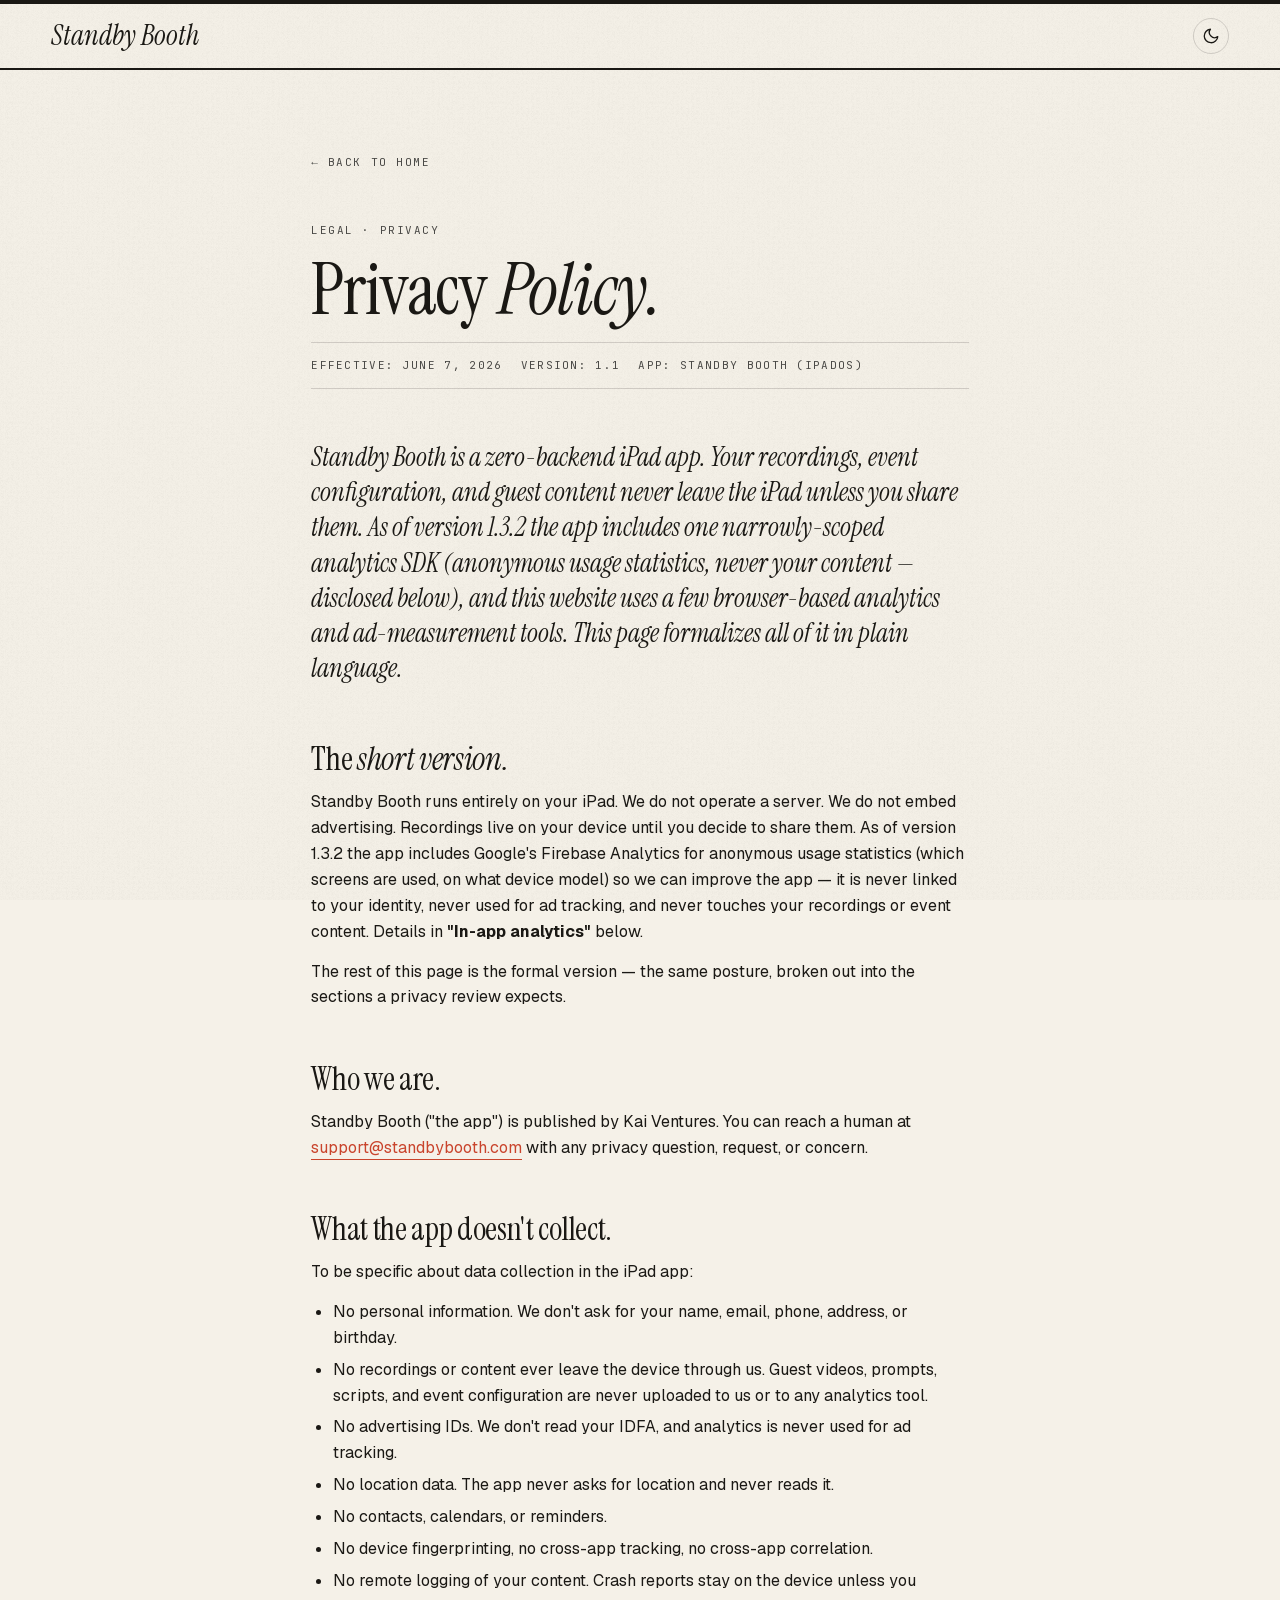
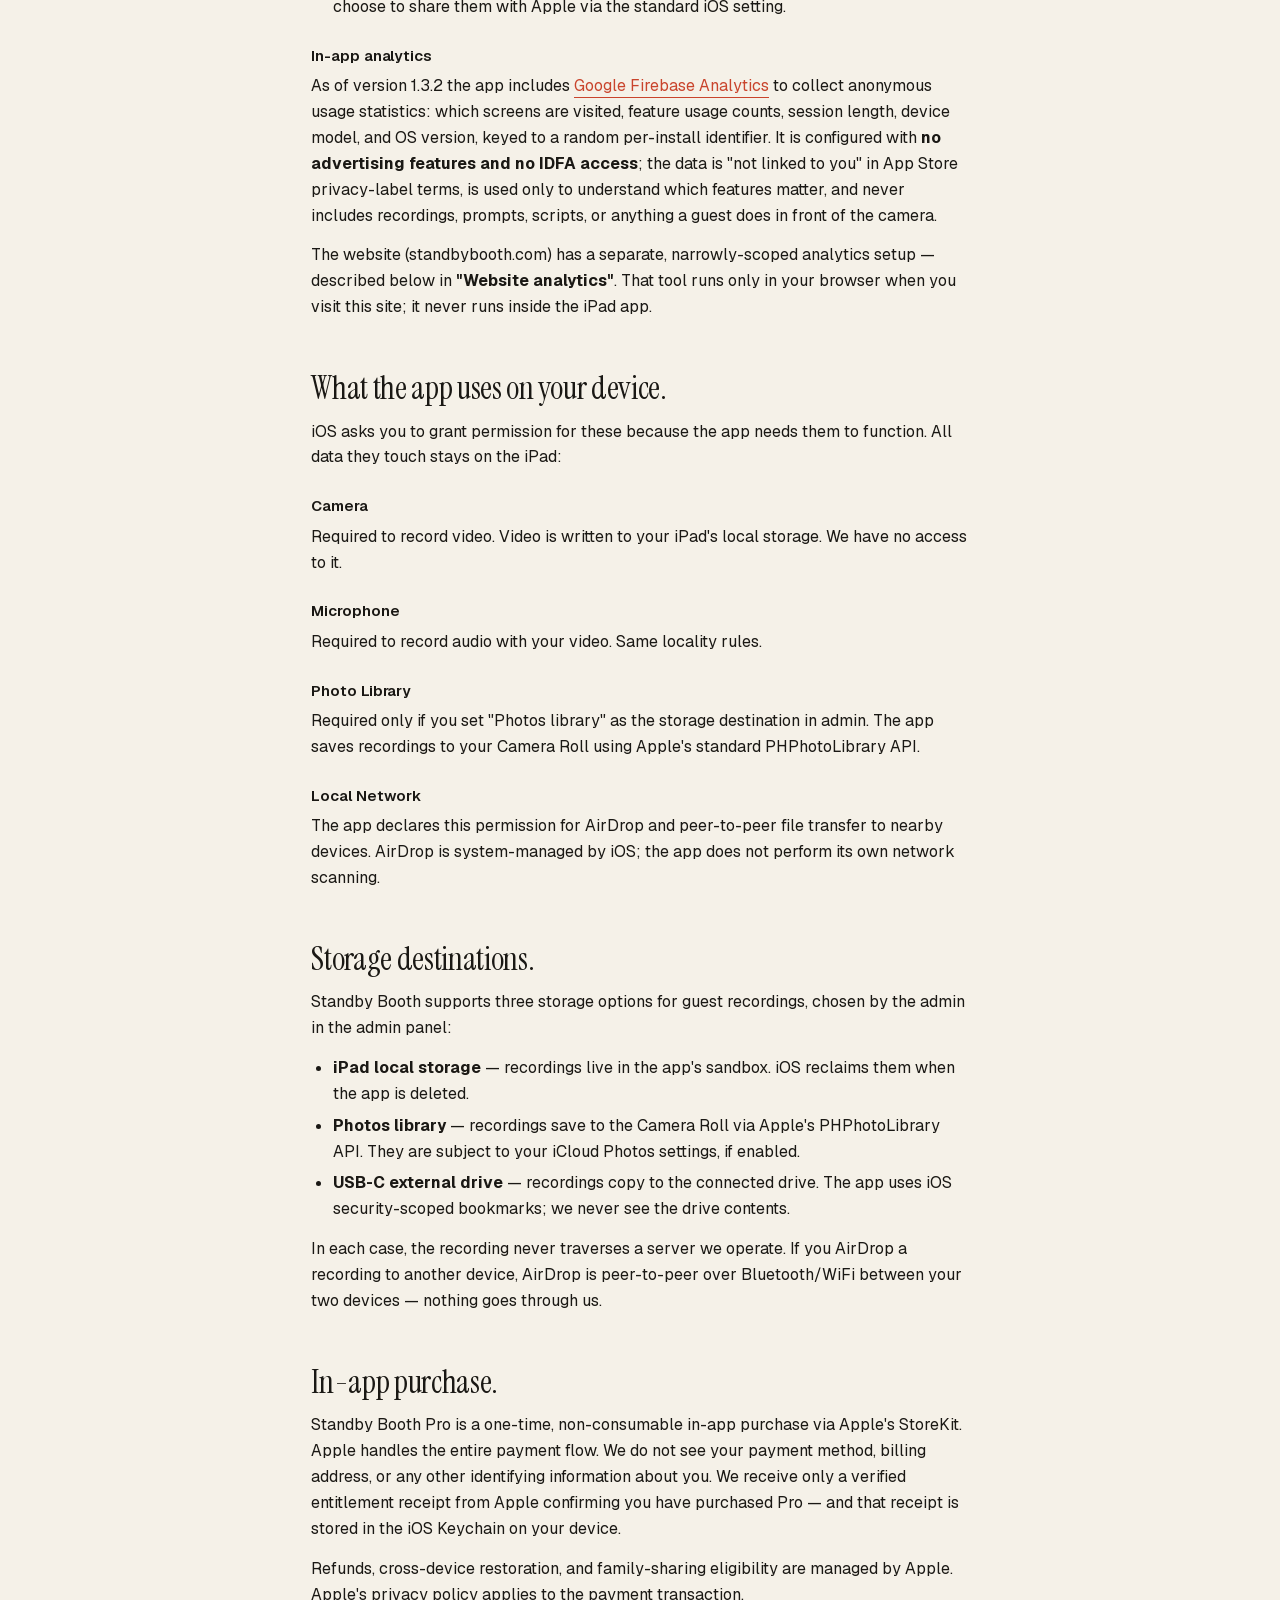
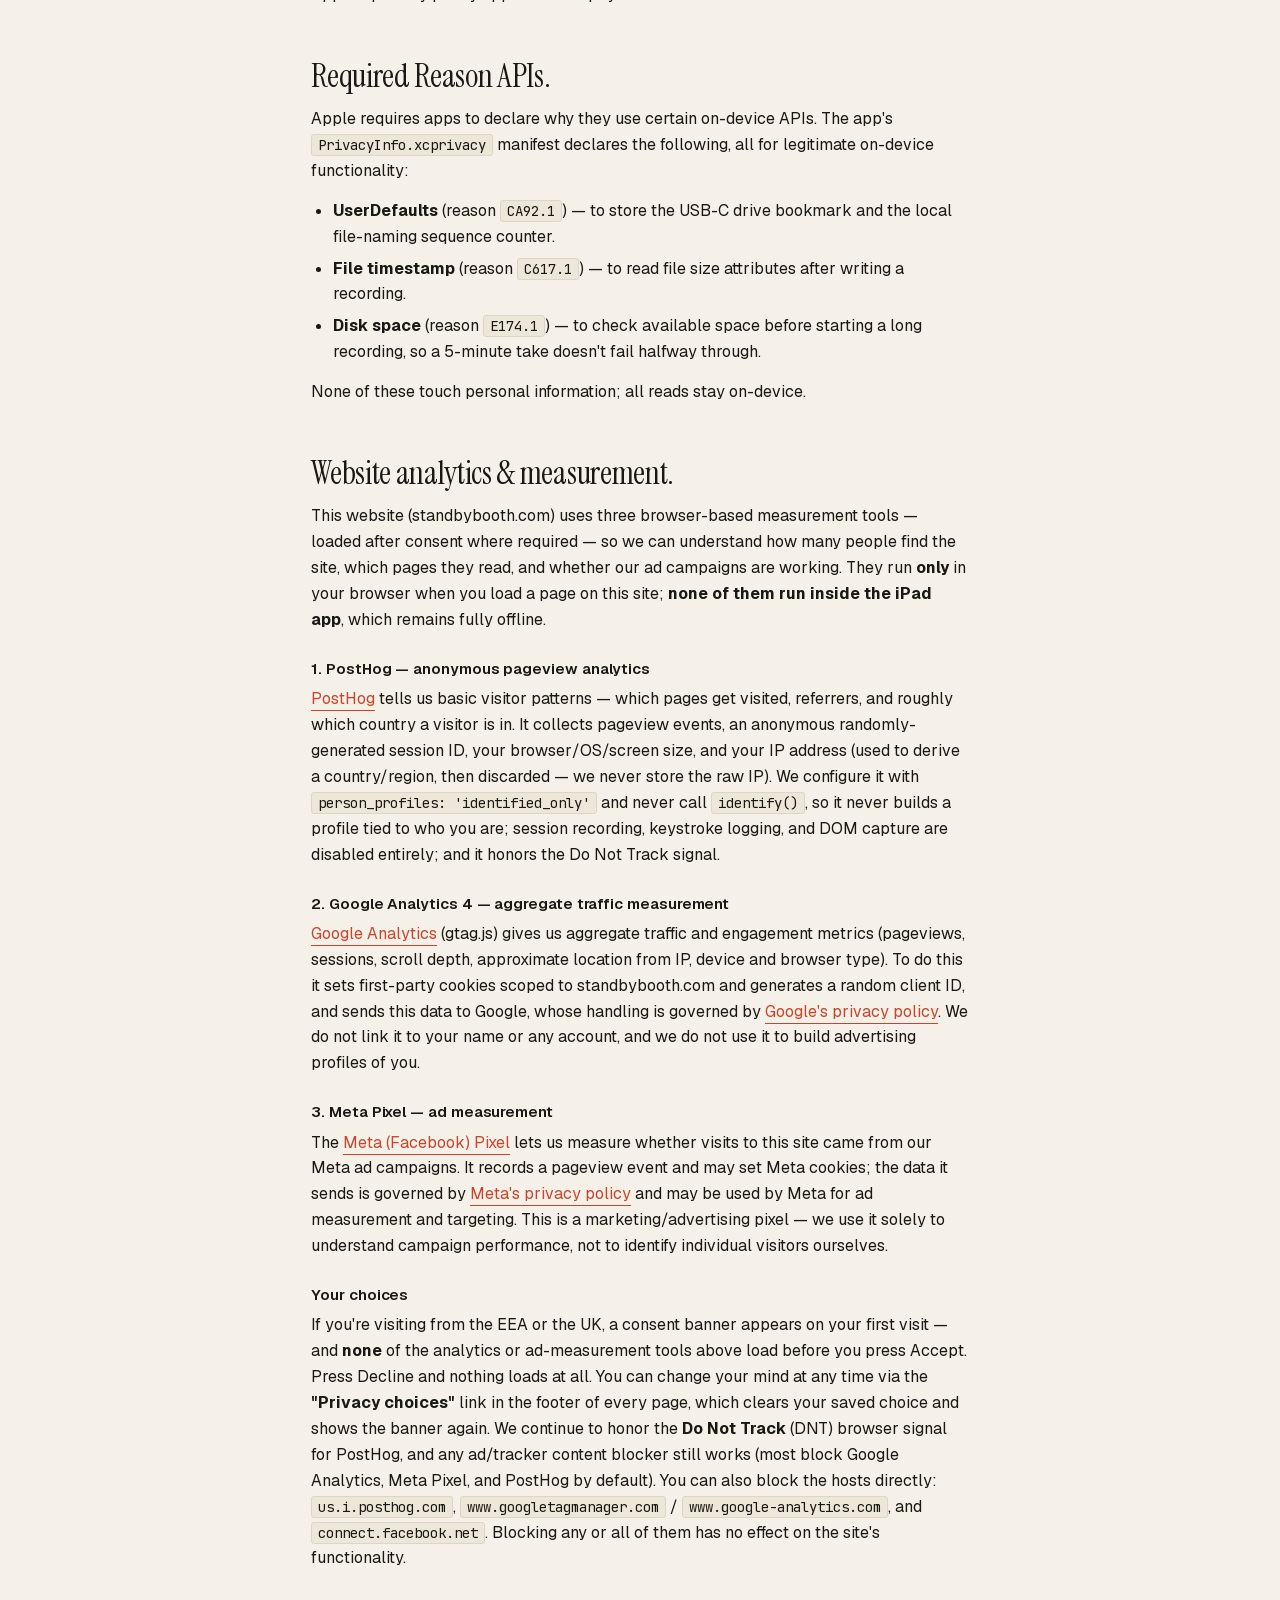
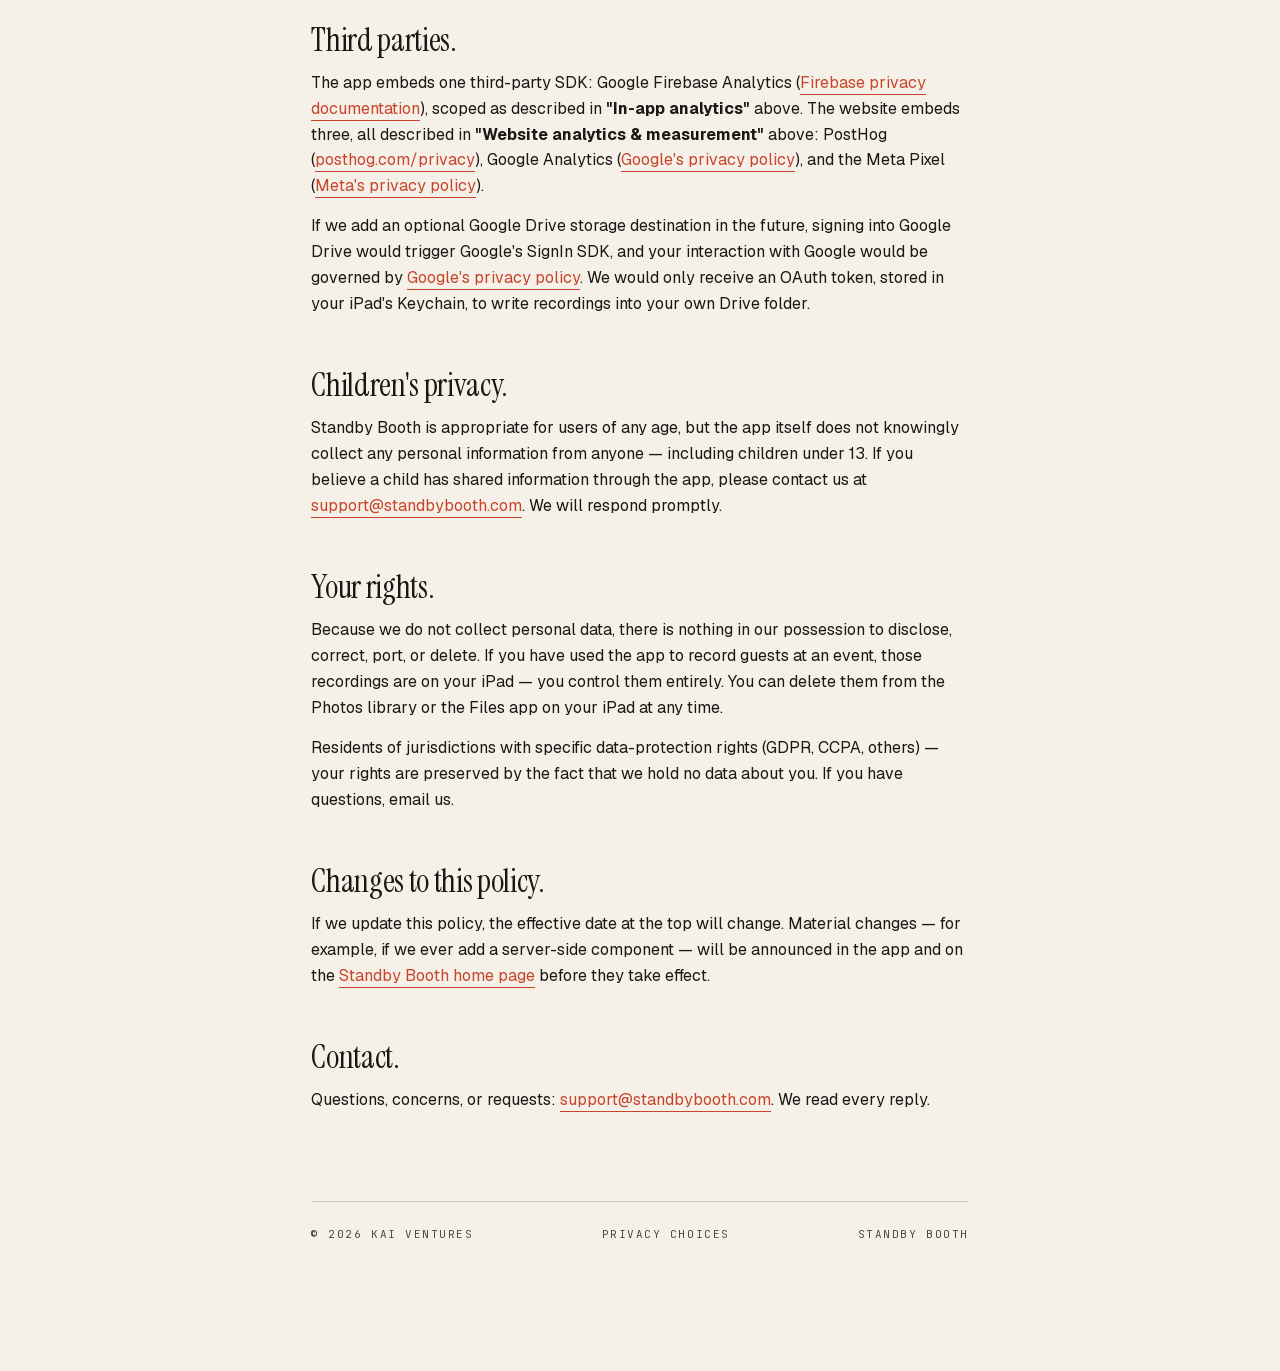
<file: privacy/index.html>
<!DOCTYPE html>
<html lang="en">
<head>
<meta charset="UTF-8" />
<meta name="viewport" content="width=device-width, initial-scale=1.0" />
<link rel="canonical" href="https://standbybooth.com/privacy/" />
<title>Standby Booth — Privacy Policy</title>
<meta name="description" content="Standby Booth is a zero-backend iPad app. Your recordings and event content never leave the iPad. Anonymous usage analytics only — disclosed in full. Here's the formal version." />
<meta name="theme-color" content="#F5F1E8" id="sb-theme-color" />

<!-- Open Graph -->
<meta property="og:title" content="Standby Booth — Privacy Policy" />
<meta property="og:description" content="The iPad app is offline: no backend, no telemetry, no in-app analytics. The website's analytics are disclosed in full. The privacy story in plain language." />
<meta property="og:image" content="../assets/hero-anywhere.png" />
<meta property="og:type" content="article" />
<meta property="og:url" content="https://standbybooth.com/privacy/" />
<meta name="twitter:card" content="summary_large_image" />

<!-- Favicon -->
<link rel="icon" type="image/png" href="../assets/icon-1024.png" />
<link rel="apple-touch-icon" href="../assets/icon-1024.png" />

<!-- Theme boot — runs BEFORE stylesheet to avoid flash-of-wrong-theme.
     Same logic as the main page so the user's theme choice carries across. -->
<script>
(function () {
  try {
    var stored = localStorage.getItem("sb-theme");
    var theme = stored || (window.matchMedia && window.matchMedia("(prefers-color-scheme: dark)").matches ? "dark" : "light");
    document.documentElement.dataset.theme = theme;
    var meta = document.getElementById("sb-theme-color");
    if (meta) meta.setAttribute("content", theme === "dark" ? "#14110D" : "#F5F1E8");
  } catch (e) {}
})();
</script>

<!-- Consent layer — Consent Mode v2 defaults, the EEA/UK consent banner,
     and the sbConsent API for the "Privacy choices" footer link. Trackers
     never load on this page in any geo (see assets/consent.js). -->
<script src="/assets/consent.js"></script>

<!-- Fonts (self-hosted — same set as the main page, see /assets/fonts.css) -->
<link rel="stylesheet" href="/assets/fonts.css" />

<!-- Reuse the main site's CSS variables + base typography. -->
<link rel="stylesheet" href="../styles.css" />

<style>
/* Legal-page specific layout. Single-column prose, generous margins,
   matches the editorial-magazine system inherited from styles.css. */
.legal-shell {
  max-width: 760px;
  margin: 0 auto;
  padding: clamp(40px, 6vw, 96px) var(--gutter) clamp(80px, 10vw, 140px);
}
.legal-back {
  display: inline-flex;
  align-items: center;
  gap: 6px;
  font-family: var(--mono);
  font-size: 11px;
  letter-spacing: 0.14em;
  text-transform: uppercase;
  color: var(--ink-2);
  border-bottom: 1px solid transparent;
  padding-bottom: 2px;
  margin-bottom: clamp(28px, 4vw, 48px);
}
.legal-back:hover { color: var(--ink); border-color: var(--rule); }
.legal-eb {
  font-family: var(--mono);
  font-size: 11px;
  letter-spacing: 0.14em;
  text-transform: uppercase;
  color: var(--ink-2);
  margin: 0 0 16px;
}
.legal-h1 {
  font-family: var(--serif);
  font-weight: 400;
  font-size: clamp(40px, 6vw, 72px);
  line-height: 0.96;
  letter-spacing: -0.015em;
  margin: 0 0 18px;
}
.legal-h1 em { font-style: italic; }
.legal-meta {
  font-family: var(--mono);
  font-size: 11px;
  letter-spacing: 0.12em;
  text-transform: uppercase;
  color: var(--ink-2);
  display: flex;
  flex-wrap: wrap;
  gap: 18px;
  border-top: 1px solid var(--rule);
  border-bottom: 1px solid var(--rule);
  padding: 14px 0;
  margin: 0 0 clamp(32px, 4vw, 56px);
}
.legal-lede {
  font-family: var(--serif);
  font-style: italic;
  font-size: clamp(20px, 2.4vw, 26px);
  line-height: 1.35;
  color: var(--ink);
  margin: 0 0 clamp(36px, 5vw, 56px);
}
.legal-section { margin-top: clamp(32px, 4vw, 56px); }
.legal-section h2 {
  font-family: var(--serif);
  font-weight: 400;
  font-size: clamp(24px, 2.8vw, 32px);
  line-height: 1.1;
  letter-spacing: -0.01em;
  margin: 0 0 12px;
}
.legal-section h2 em { font-style: italic; }
.legal-section h3 {
  font-family: var(--sans);
  font-weight: 600;
  font-size: 15px;
  letter-spacing: -0.005em;
  margin: 24px 0 6px;
}
.legal-section p,
.legal-section li {
  font-size: 16px;
  line-height: 1.62;
  color: var(--ink);
}
.legal-section p { margin: 0 0 14px; }
.legal-section ul { padding-left: 22px; margin: 0 0 14px; }
.legal-section li { margin-bottom: 6px; }
.legal-section a { color: var(--tally); border-bottom: 1px solid var(--tally); padding-bottom: 1px; }
.legal-section a:hover { background: var(--tally); color: var(--paper); border-bottom-color: var(--tally); }
.legal-section code {
  font-family: var(--mono);
  font-size: 0.88em;
  background: var(--paper-2);
  padding: 1px 6px;
  border-radius: 3px;
  border: 1px solid var(--rule-2);
}
.legal-footer {
  margin-top: clamp(56px, 7vw, 88px);
  padding-top: 24px;
  border-top: 1px solid var(--rule);
  font-family: var(--mono);
  font-size: 11px;
  letter-spacing: 0.14em;
  text-transform: uppercase;
  color: var(--ink-2);
  display: flex;
  justify-content: space-between;
  flex-wrap: wrap;
  gap: 16px;
}

/* Page-level header — minimal, just title-mark + theme toggle. */
.legal-mast {
  border-bottom: 1px solid var(--ink);
  background: var(--paper);
}
.legal-mast-rule { height: 4px; background: var(--ink); }
.legal-mast-inner {
  max-width: var(--max);
  margin: 0 auto;
  padding: 14px var(--gutter);
  display: flex;
  align-items: center;
  justify-content: space-between;
  gap: 20px;
}
.legal-mast-title {
  font-family: var(--serif);
  font-style: italic;
  font-size: clamp(20px, 2.4vw, 28px);
  line-height: 1;
  color: var(--ink);
}
</style>
</head>
<body>
<header class="legal-mast">
  <div class="legal-mast-rule"></div>
  <div class="legal-mast-inner">
    <a class="legal-mast-title" href="/">Standby Booth</a>
    <button type="button" class="theme-toggle" id="theme-toggle"
            aria-label="Toggle theme">
      <svg class="theme-icon theme-icon-sun" width="18" height="18" viewBox="0 0 24 24" fill="none" stroke="currentColor" stroke-width="1.75" stroke-linecap="round" stroke-linejoin="round" aria-hidden="true">
        <circle cx="12" cy="12" r="4"/>
        <path d="M12 2v2M12 20v2M4.93 4.93l1.41 1.41M17.66 17.66l1.41 1.41M2 12h2M20 12h2M4.93 19.07l1.41-1.41M17.66 6.34l1.41-1.41"/>
      </svg>
      <svg class="theme-icon theme-icon-moon" width="18" height="18" viewBox="0 0 24 24" fill="none" stroke="currentColor" stroke-width="1.75" stroke-linecap="round" stroke-linejoin="round" aria-hidden="true">
        <path d="M21 12.79A9 9 0 1 1 11.21 3 7 7 0 0 0 21 12.79z"/>
      </svg>
    </button>
  </div>
  <div class="legal-mast-rule" style="height: 1px;"></div>
</header>

<main class="legal-shell">
  <a class="legal-back" href="../">← Back to home</a>

  <p class="legal-eb">Legal · Privacy</p>
  <h1 class="legal-h1">Privacy <em>Policy.</em></h1>
  <p class="legal-meta">
    <span>Effective: June 7, 2026</span>
    <span>Version: 1.1</span>
    <span>App: Standby Booth (iPadOS)</span>
  </p>

  <p class="legal-lede">
    Standby Booth is a zero-backend iPad app. Your recordings, event
    configuration, and guest content never leave the iPad unless you share
    them. As of version 1.3.2 the app includes one narrowly-scoped analytics
    SDK (anonymous usage statistics, never your content — disclosed below),
    and this website uses a few browser-based analytics and ad-measurement
    tools. This page formalizes all of it in plain language.
  </p>

  <section class="legal-section">
    <h2>The <em>short version.</em></h2>
    <p>
      Standby Booth runs entirely on your iPad. We do not operate a server.
      We do not embed advertising. Recordings live on your device until you
      decide to share them. As of version 1.3.2 the app includes Google's
      Firebase Analytics for anonymous usage statistics (which screens are
      used, on what device model) so we can improve the app — it is never
      linked to your identity, never used for ad tracking, and never touches
      your recordings or event content. Details in
      <strong>"In-app analytics"</strong> below.
    </p>
    <p>
      The rest of this page is the formal version — the same posture,
      broken out into the sections a privacy review expects.
    </p>
  </section>

  <section class="legal-section">
    <h2>Who we are.</h2>
    <p>
      Standby Booth ("the app") is published by Kai Ventures. You can
      reach a human at <a href="mailto:support@standbybooth.com">support@standbybooth.com</a>
      with any privacy question, request, or concern.
    </p>
  </section>

  <section class="legal-section">
    <h2>What the app doesn't collect.</h2>
    <p>To be specific about data collection in the iPad app:</p>
    <ul>
      <li>No personal information. We don't ask for your name, email, phone, address, or birthday.</li>
      <li>No recordings or content ever leave the device through us. Guest videos, prompts, scripts, and event configuration are never uploaded to us or to any analytics tool.</li>
      <li>No advertising IDs. We don't read your IDFA, and analytics is never used for ad tracking.</li>
      <li>No location data. The app never asks for location and never reads it.</li>
      <li>No contacts, calendars, or reminders.</li>
      <li>No device fingerprinting, no cross-app tracking, no cross-app correlation.</li>
      <li>No remote logging of your content. Crash reports stay on the device unless you choose to share them with Apple via the standard iOS setting.</li>
    </ul>
    <h3>In-app analytics</h3>
    <p>
      As of version 1.3.2 the app includes
      <a href="https://firebase.google.com/support/privacy">Google Firebase Analytics</a>
      to collect anonymous usage statistics: which screens are visited, feature
      usage counts, session length, device model, and OS version, keyed to a
      random per-install identifier. It is configured with <strong>no advertising
      features and no IDFA access</strong>; the data is "not linked to you" in
      App Store privacy-label terms, is used only to understand which features
      matter, and never includes recordings, prompts, scripts, or anything a
      guest does in front of the camera.
    </p>
    <p>
      The website (standbybooth.com) has a separate, narrowly-scoped analytics setup
      — described below in <strong>"Website analytics"</strong>. That tool runs only
      in your browser when you visit this site; it never runs inside the iPad app.
    </p>
  </section>

  <section class="legal-section">
    <h2>What the app uses on your device.</h2>
    <p>
      iOS asks you to grant permission for these because the app needs them
      to function. All data they touch stays on the iPad:
    </p>
    <h3>Camera</h3>
    <p>Required to record video. Video is written to your iPad's local storage. We have no access to it.</p>
    <h3>Microphone</h3>
    <p>Required to record audio with your video. Same locality rules.</p>
    <h3>Photo Library</h3>
    <p>Required only if you set "Photos library" as the storage destination in admin. The app saves recordings to your Camera Roll using Apple's standard PHPhotoLibrary API.</p>
    <h3>Local Network</h3>
    <p>The app declares this permission for AirDrop and peer-to-peer file transfer to nearby devices. AirDrop is system-managed by iOS; the app does not perform its own network scanning.</p>
  </section>

  <section class="legal-section">
    <h2>Storage destinations.</h2>
    <p>
      Standby Booth supports three storage options for guest recordings,
      chosen by the admin in the admin panel:
    </p>
    <ul>
      <li><strong>iPad local storage</strong> — recordings live in the app's sandbox. iOS reclaims them when the app is deleted.</li>
      <li><strong>Photos library</strong> — recordings save to the Camera Roll via Apple's PHPhotoLibrary API. They are subject to your iCloud Photos settings, if enabled.</li>
      <li><strong>USB-C external drive</strong> — recordings copy to the connected drive. The app uses iOS security-scoped bookmarks; we never see the drive contents.</li>
    </ul>
    <p>
      In each case, the recording never traverses a server we operate. If
      you AirDrop a recording to another device, AirDrop is peer-to-peer
      over Bluetooth/WiFi between your two devices — nothing goes through us.
    </p>
  </section>

  <section class="legal-section">
    <h2>In-app purchase.</h2>
    <p>
      Standby Booth Pro is a one-time, non-consumable in-app purchase via
      Apple's StoreKit. Apple handles the entire payment flow. We do not
      see your payment method, billing address, or any other identifying
      information about you. We receive only a verified entitlement
      receipt from Apple confirming you have purchased Pro — and that
      receipt is stored in the iOS Keychain on your device.
    </p>
    <p>
      Refunds, cross-device restoration, and family-sharing eligibility
      are managed by Apple. Apple's privacy policy applies to the payment
      transaction.
    </p>
  </section>

  <section class="legal-section">
    <h2>Required Reason APIs.</h2>
    <p>
      Apple requires apps to declare why they use certain on-device APIs.
      The app's <code>PrivacyInfo.xcprivacy</code> manifest declares the
      following, all for legitimate on-device functionality:
    </p>
    <ul>
      <li><strong>UserDefaults</strong> (reason <code>CA92.1</code>) — to store the USB-C drive bookmark and the local file-naming sequence counter.</li>
      <li><strong>File timestamp</strong> (reason <code>C617.1</code>) — to read file size attributes after writing a recording.</li>
      <li><strong>Disk space</strong> (reason <code>E174.1</code>) — to check available space before starting a long recording, so a 5-minute take doesn't fail halfway through.</li>
    </ul>
    <p>None of these touch personal information; all reads stay on-device.</p>
  </section>

  <section class="legal-section">
    <h2>Website analytics &amp; measurement.</h2>
    <p>
      This website (standbybooth.com) uses three browser-based measurement
      tools — loaded after consent where required — so we can understand
      how many people find the site, which pages they read, and whether
      our ad campaigns are working. They run
      <strong>only</strong> in your browser when you load a page on this
      site; <strong>none of them run inside the iPad app</strong>, which
      remains fully offline.
    </p>

    <h3>1. PostHog — anonymous pageview analytics</h3>
    <p>
      <a href="https://posthog.com/">PostHog</a> tells us basic visitor
      patterns — which pages get visited, referrers, and roughly which
      country a visitor is in. It collects pageview events, an anonymous
      randomly-generated session ID, your browser/OS/screen size, and your
      IP address (used to derive a country/region, then discarded — we never
      store the raw IP). We configure it with
      <code>person_profiles: 'identified_only'</code> and never call
      <code>identify()</code>, so it never builds a profile tied to who you
      are; session recording, keystroke logging, and DOM capture are
      disabled entirely; and it honors the Do Not Track signal.
    </p>

    <h3>2. Google Analytics 4 — aggregate traffic measurement</h3>
    <p>
      <a href="https://marketingplatform.google.com/about/analytics/">Google
      Analytics</a> (gtag.js) gives us aggregate traffic and engagement
      metrics (pageviews, sessions, scroll depth, approximate location from
      IP, device and browser type). To do this it sets first-party cookies
      scoped to standbybooth.com and generates a random client ID, and sends
      this data to Google, whose handling is governed by
      <a href="https://policies.google.com/privacy">Google's privacy
      policy</a>. We do not link it to your name or any account, and we do
      not use it to build advertising profiles of you.
    </p>

    <h3>3. Meta Pixel — ad measurement</h3>
    <p>
      The <a href="https://www.facebook.com/business/help/742478679120153">Meta
      (Facebook) Pixel</a> lets us measure whether visits to this site came
      from our Meta ad campaigns. It records a pageview event and may set
      Meta cookies; the data it sends is governed by
      <a href="https://www.facebook.com/privacy/policy/">Meta's privacy
      policy</a> and may be used by Meta for ad measurement and targeting.
      This is a marketing/advertising pixel — we use it solely to understand
      campaign performance, not to identify individual visitors ourselves.
    </p>

    <h3>Your choices</h3>
    <p>
      If you're visiting from the EEA or the UK, a consent banner appears
      on your first visit — and <strong>none</strong> of the analytics or
      ad-measurement tools above load before you press Accept. Press
      Decline and nothing loads at all. You can change your mind at any
      time via the <strong>"Privacy choices"</strong> link in the footer
      of every page, which clears your saved choice and shows the banner
      again. We continue to honor the <strong>Do Not Track</strong> (DNT)
      browser signal for PostHog, and any ad/tracker content blocker still
      works (most block Google Analytics, Meta Pixel, and PostHog by
      default). You can also block the hosts directly:
      <code>us.i.posthog.com</code>, <code>www.googletagmanager.com</code> /
      <code>www.google-analytics.com</code>, and
      <code>connect.facebook.net</code>. Blocking any or all of them has no
      effect on the site's functionality.
    </p>
  </section>

  <section class="legal-section">
    <h2>Third parties.</h2>
    <p>
      The app embeds one third-party SDK: Google Firebase Analytics
      (<a href="https://firebase.google.com/support/privacy">Firebase privacy
      documentation</a>), scoped as described in <strong>"In-app
      analytics"</strong> above. The website embeds
      three, all described in <strong>"Website analytics &amp; measurement"</strong>
      above: PostHog (<a href="https://posthog.com/privacy">posthog.com/privacy</a>),
      Google Analytics (<a href="https://policies.google.com/privacy">Google's privacy policy</a>),
      and the Meta Pixel (<a href="https://www.facebook.com/privacy/policy/">Meta's privacy policy</a>).
    </p>
    <p>
      If we add an optional Google Drive storage destination in the future,
      signing into Google Drive would trigger Google's SignIn SDK, and your
      interaction with Google would be governed by
      <a href="https://policies.google.com/privacy">Google's privacy policy</a>.
      We would only receive an OAuth token, stored in your iPad's Keychain,
      to write recordings into your own Drive folder.
    </p>
  </section>

  <section class="legal-section">
    <h2>Children's privacy.</h2>
    <p>
      Standby Booth is appropriate for users of any age, but the app
      itself does not knowingly collect any personal information from
      anyone — including children under 13. If you believe a child has
      shared information through the app, please contact us at
      <a href="mailto:support@standbybooth.com">support@standbybooth.com</a>.
      We will respond promptly.
    </p>
  </section>

  <section class="legal-section">
    <h2>Your rights.</h2>
    <p>
      Because we do not collect personal data, there is nothing in our
      possession to disclose, correct, port, or delete. If you have used
      the app to record guests at an event, those recordings are on your
      iPad — you control them entirely. You can delete them from the
      Photos library or the Files app on your iPad at any time.
    </p>
    <p>
      Residents of jurisdictions with specific data-protection rights
      (GDPR, CCPA, others) — your rights are preserved by the fact that
      we hold no data about you. If you have questions, email us.
    </p>
  </section>

  <section class="legal-section">
    <h2>Changes to this policy.</h2>
    <p>
      If we update this policy, the effective date at the top will change.
      Material changes — for example, if we ever add a server-side
      component — will be announced in the app and on the
      <a href="../">Standby Booth home page</a> before they take effect.
    </p>
  </section>

  <section class="legal-section">
    <h2>Contact.</h2>
    <p>
      Questions, concerns, or requests:
      <a href="mailto:support@standbybooth.com">support@standbybooth.com</a>.
      We read every reply.
    </p>
  </section>

  <footer class="legal-footer">
    <span>© 2026 Kai Ventures</span>
    <span><a href="#" onclick="window.sbConsent.reset();return false">Privacy choices</a></span>
    <span><a href="../">Standby Booth</a></span>
  </footer>
</main>

<script>
// Theme toggle — vanilla JS, matches the React ThemeToggle on the main page.
(function () {
  var btn = document.getElementById("theme-toggle");
  if (!btn) return;
  var sync = function () {
    var dark = document.documentElement.dataset.theme === "dark";
    btn.setAttribute("aria-pressed", String(dark));
    btn.setAttribute("title", dark ? "Light mode" : "Dark mode");
  };
  sync();
  btn.addEventListener("click", function () {
    var next = document.documentElement.dataset.theme === "dark" ? "light" : "dark";
    document.documentElement.dataset.theme = next;
    try { localStorage.setItem("sb-theme", next); } catch (e) {}
    var meta = document.getElementById("sb-theme-color");
    if (meta) meta.setAttribute("content", next === "dark" ? "#14110D" : "#F5F1E8");
    sync();
  });
})();
</script>
</body>
</html>
</file>
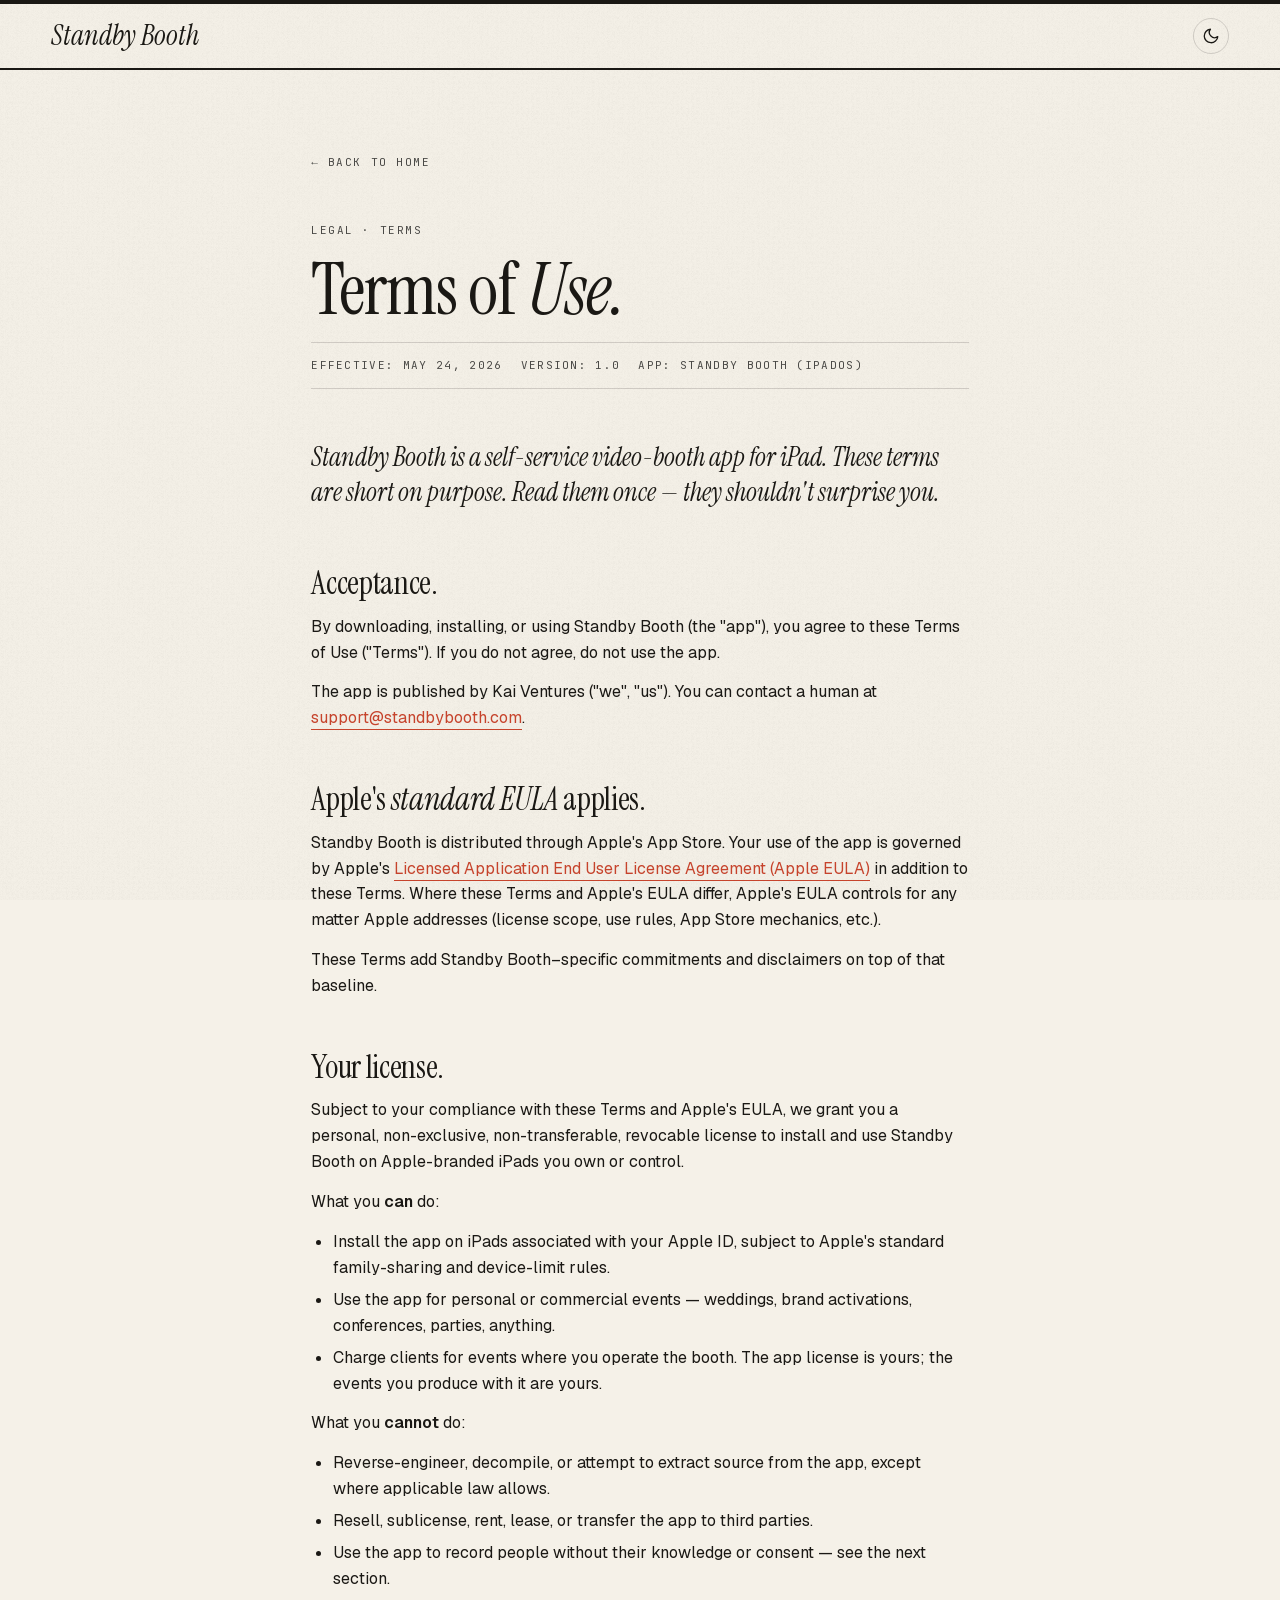
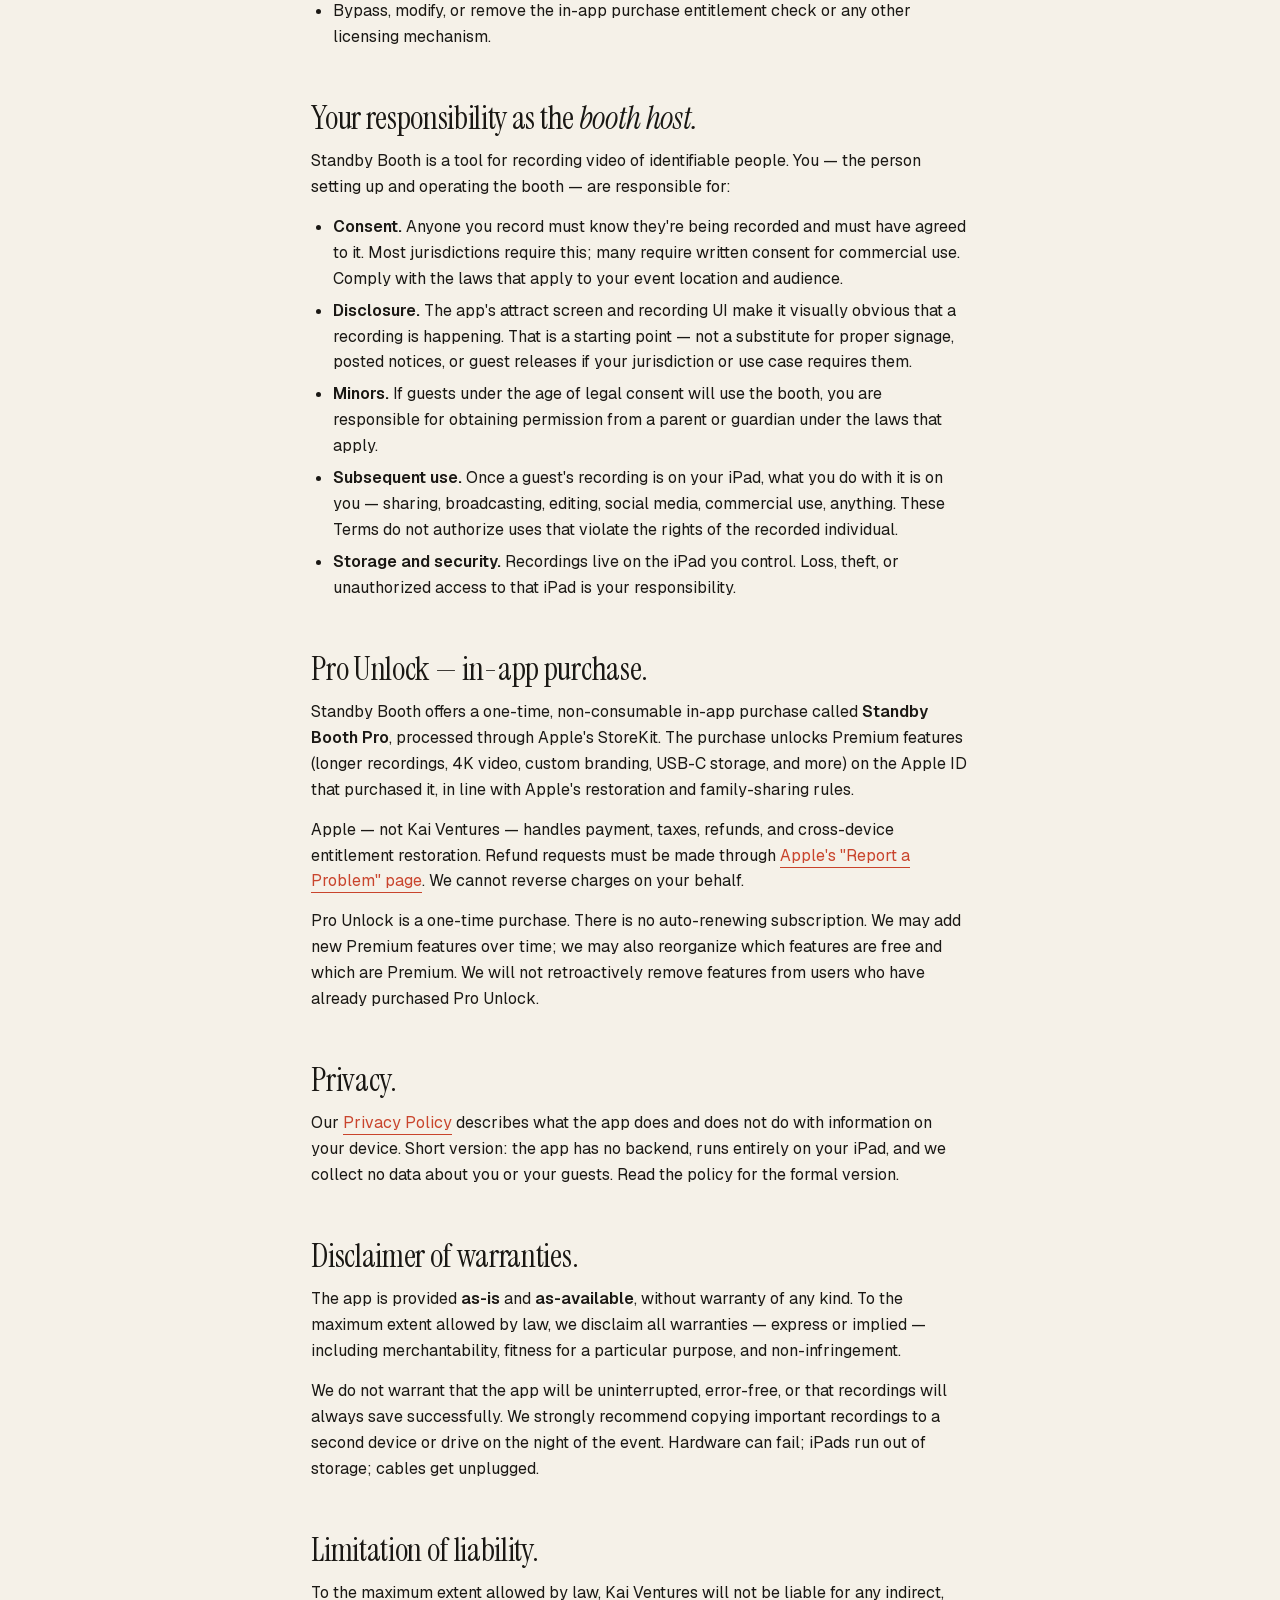
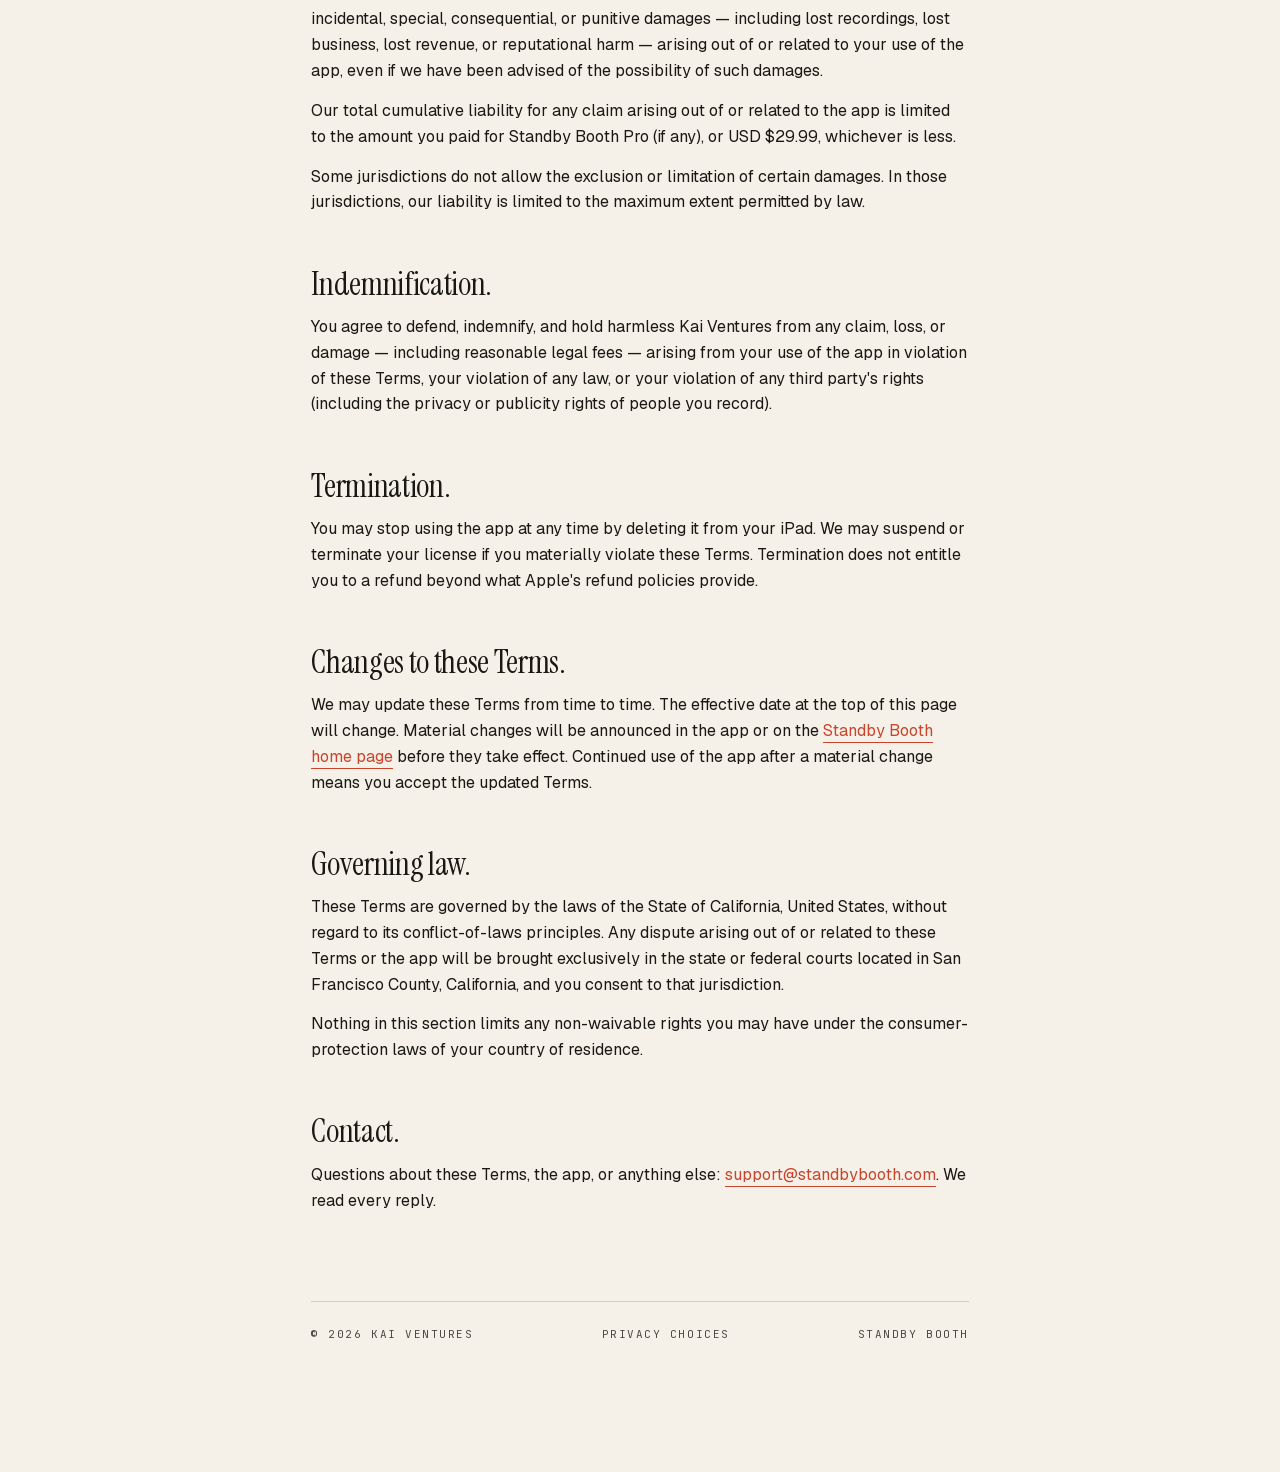
<file: terms/index.html>
<!DOCTYPE html>
<html lang="en">
<head>
<meta charset="UTF-8" />
<meta name="viewport" content="width=device-width, initial-scale=1.0" />
<link rel="canonical" href="https://standbybooth.com/terms/" />
<title>Standby Booth — Terms of Use</title>
<meta name="description" content="The terms for using Standby Booth, an iPadOS app for self-service video booths at events." />
<meta name="theme-color" content="#F5F1E8" id="sb-theme-color" />

<!-- Open Graph -->
<meta property="og:title" content="Standby Booth — Terms of Use" />
<meta property="og:description" content="The terms for using the Standby Booth iPadOS app." />
<meta property="og:image" content="../assets/hero-anywhere.png" />
<meta property="og:type" content="article" />
<meta property="og:url" content="https://standbybooth.com/terms/" />
<meta name="twitter:card" content="summary_large_image" />

<!-- Favicon -->
<link rel="icon" type="image/png" href="../assets/icon-1024.png" />
<link rel="apple-touch-icon" href="../assets/icon-1024.png" />

<!-- Theme boot — runs BEFORE stylesheet to avoid flash-of-wrong-theme. -->
<script>
(function () {
  try {
    var stored = localStorage.getItem("sb-theme");
    var theme = stored || (window.matchMedia && window.matchMedia("(prefers-color-scheme: dark)").matches ? "dark" : "light");
    document.documentElement.dataset.theme = theme;
    var meta = document.getElementById("sb-theme-color");
    if (meta) meta.setAttribute("content", theme === "dark" ? "#14110D" : "#F5F1E8");
  } catch (e) {}
})();
</script>

<!-- Consent layer — Consent Mode v2 defaults, the EEA/UK consent banner,
     and the sbConsent API for the "Privacy choices" footer link. Trackers
     never load on this page in any geo (see assets/consent.js). -->
<script src="/assets/consent.js"></script>

<!-- Fonts (self-hosted — same set as the main page, see /assets/fonts.css) -->
<link rel="stylesheet" href="/assets/fonts.css" />

<!-- Reuse the main site's CSS variables + base typography. -->
<link rel="stylesheet" href="../styles.css" />

<style>
/* Legal-page layout — identical to /privacy/ so the two pages match. */
.legal-shell {
  max-width: 760px;
  margin: 0 auto;
  padding: clamp(40px, 6vw, 96px) var(--gutter) clamp(80px, 10vw, 140px);
}
.legal-back {
  display: inline-flex;
  align-items: center;
  gap: 6px;
  font-family: var(--mono);
  font-size: 11px;
  letter-spacing: 0.14em;
  text-transform: uppercase;
  color: var(--ink-2);
  border-bottom: 1px solid transparent;
  padding-bottom: 2px;
  margin-bottom: clamp(28px, 4vw, 48px);
}
.legal-back:hover { color: var(--ink); border-color: var(--rule); }
.legal-eb {
  font-family: var(--mono);
  font-size: 11px;
  letter-spacing: 0.14em;
  text-transform: uppercase;
  color: var(--ink-2);
  margin: 0 0 16px;
}
.legal-h1 {
  font-family: var(--serif);
  font-weight: 400;
  font-size: clamp(40px, 6vw, 72px);
  line-height: 0.96;
  letter-spacing: -0.015em;
  margin: 0 0 18px;
}
.legal-h1 em { font-style: italic; }
.legal-meta {
  font-family: var(--mono);
  font-size: 11px;
  letter-spacing: 0.12em;
  text-transform: uppercase;
  color: var(--ink-2);
  display: flex;
  flex-wrap: wrap;
  gap: 18px;
  border-top: 1px solid var(--rule);
  border-bottom: 1px solid var(--rule);
  padding: 14px 0;
  margin: 0 0 clamp(32px, 4vw, 56px);
}
.legal-lede {
  font-family: var(--serif);
  font-style: italic;
  font-size: clamp(20px, 2.4vw, 26px);
  line-height: 1.35;
  color: var(--ink);
  margin: 0 0 clamp(36px, 5vw, 56px);
}
.legal-section { margin-top: clamp(32px, 4vw, 56px); }
.legal-section h2 {
  font-family: var(--serif);
  font-weight: 400;
  font-size: clamp(24px, 2.8vw, 32px);
  line-height: 1.1;
  letter-spacing: -0.01em;
  margin: 0 0 12px;
}
.legal-section h2 em { font-style: italic; }
.legal-section h3 {
  font-family: var(--sans);
  font-weight: 600;
  font-size: 15px;
  letter-spacing: -0.005em;
  margin: 24px 0 6px;
}
.legal-section p,
.legal-section li {
  font-size: 16px;
  line-height: 1.62;
  color: var(--ink);
}
.legal-section p { margin: 0 0 14px; }
.legal-section ul { padding-left: 22px; margin: 0 0 14px; }
.legal-section li { margin-bottom: 6px; }
.legal-section a { color: var(--tally); border-bottom: 1px solid var(--tally); padding-bottom: 1px; }
.legal-section a:hover { background: var(--tally); color: var(--paper); border-bottom-color: var(--tally); }
.legal-section code {
  font-family: var(--mono);
  font-size: 0.88em;
  background: var(--paper-2);
  padding: 1px 6px;
  border-radius: 3px;
  border: 1px solid var(--rule-2);
}
.legal-section strong { font-weight: 600; }
.legal-footer {
  margin-top: clamp(56px, 7vw, 88px);
  padding-top: 24px;
  border-top: 1px solid var(--rule);
  font-family: var(--mono);
  font-size: 11px;
  letter-spacing: 0.14em;
  text-transform: uppercase;
  color: var(--ink-2);
  display: flex;
  justify-content: space-between;
  flex-wrap: wrap;
  gap: 16px;
}

/* Page-level header */
.legal-mast {
  border-bottom: 1px solid var(--ink);
  background: var(--paper);
}
.legal-mast-rule { height: 4px; background: var(--ink); }
.legal-mast-inner {
  max-width: var(--max);
  margin: 0 auto;
  padding: 14px var(--gutter);
  display: flex;
  align-items: center;
  justify-content: space-between;
  gap: 20px;
}
.legal-mast-title {
  font-family: var(--serif);
  font-style: italic;
  font-size: clamp(20px, 2.4vw, 28px);
  line-height: 1;
  color: var(--ink);
}
</style>
</head>
<body>
<header class="legal-mast">
  <div class="legal-mast-rule"></div>
  <div class="legal-mast-inner">
    <a class="legal-mast-title" href="/">Standby Booth</a>
    <button type="button" class="theme-toggle" id="theme-toggle"
            aria-label="Toggle theme">
      <svg class="theme-icon theme-icon-sun" width="18" height="18" viewBox="0 0 24 24" fill="none" stroke="currentColor" stroke-width="1.75" stroke-linecap="round" stroke-linejoin="round" aria-hidden="true">
        <circle cx="12" cy="12" r="4"/>
        <path d="M12 2v2M12 20v2M4.93 4.93l1.41 1.41M17.66 17.66l1.41 1.41M2 12h2M20 12h2M4.93 19.07l1.41-1.41M17.66 6.34l1.41-1.41"/>
      </svg>
      <svg class="theme-icon theme-icon-moon" width="18" height="18" viewBox="0 0 24 24" fill="none" stroke="currentColor" stroke-width="1.75" stroke-linecap="round" stroke-linejoin="round" aria-hidden="true">
        <path d="M21 12.79A9 9 0 1 1 11.21 3 7 7 0 0 0 21 12.79z"/>
      </svg>
    </button>
  </div>
  <div class="legal-mast-rule" style="height: 1px;"></div>
</header>

<main class="legal-shell">
  <a class="legal-back" href="../">← Back to home</a>

  <p class="legal-eb">Legal · Terms</p>
  <h1 class="legal-h1">Terms of <em>Use.</em></h1>
  <p class="legal-meta">
    <span>Effective: May 24, 2026</span>
    <span>Version: 1.0</span>
    <span>App: Standby Booth (iPadOS)</span>
  </p>

  <p class="legal-lede">
    Standby Booth is a self-service video-booth app for iPad. These terms
    are short on purpose. Read them once — they shouldn't surprise you.
  </p>

  <section class="legal-section">
    <h2>Acceptance.</h2>
    <p>
      By downloading, installing, or using Standby Booth (the "app"), you
      agree to these Terms of Use ("Terms"). If you do not agree, do not
      use the app.
    </p>
    <p>
      The app is published by Kai Ventures ("we", "us"). You can contact
      a human at <a href="mailto:support@standbybooth.com">support@standbybooth.com</a>.
    </p>
  </section>

  <section class="legal-section">
    <h2>Apple's <em>standard EULA</em> applies.</h2>
    <p>
      Standby Booth is distributed through Apple's App Store. Your use of
      the app is governed by Apple's
      <a href="https://www.apple.com/legal/internet-services/itunes/dev/stdeula/">
      Licensed Application End User License Agreement (Apple EULA)</a> in
      addition to these Terms. Where these Terms and Apple's EULA differ,
      Apple's EULA controls for any matter Apple addresses (license scope,
      use rules, App Store mechanics, etc.).
    </p>
    <p>
      These Terms add Standby Booth–specific commitments and disclaimers
      on top of that baseline.
    </p>
  </section>

  <section class="legal-section">
    <h2>Your license.</h2>
    <p>
      Subject to your compliance with these Terms and Apple's EULA, we
      grant you a personal, non-exclusive, non-transferable, revocable
      license to install and use Standby Booth on Apple-branded iPads you
      own or control.
    </p>
    <p>What you <strong>can</strong> do:</p>
    <ul>
      <li>Install the app on iPads associated with your Apple ID, subject to Apple's standard family-sharing and device-limit rules.</li>
      <li>Use the app for personal or commercial events — weddings, brand activations, conferences, parties, anything.</li>
      <li>Charge clients for events where you operate the booth. The app license is yours; the events you produce with it are yours.</li>
    </ul>
    <p>What you <strong>cannot</strong> do:</p>
    <ul>
      <li>Reverse-engineer, decompile, or attempt to extract source from the app, except where applicable law allows.</li>
      <li>Resell, sublicense, rent, lease, or transfer the app to third parties.</li>
      <li>Use the app to record people without their knowledge or consent — see the next section.</li>
      <li>Bypass, modify, or remove the in-app purchase entitlement check or any other licensing mechanism.</li>
    </ul>
  </section>

  <section class="legal-section">
    <h2>Your responsibility as the <em>booth host.</em></h2>
    <p>
      Standby Booth is a tool for recording video of identifiable people.
      You — the person setting up and operating the booth — are
      responsible for:
    </p>
    <ul>
      <li><strong>Consent.</strong> Anyone you record must know they're being recorded and must have agreed to it. Most jurisdictions require this; many require written consent for commercial use. Comply with the laws that apply to your event location and audience.</li>
      <li><strong>Disclosure.</strong> The app's attract screen and recording UI make it visually obvious that a recording is happening. That is a starting point — not a substitute for proper signage, posted notices, or guest releases if your jurisdiction or use case requires them.</li>
      <li><strong>Minors.</strong> If guests under the age of legal consent will use the booth, you are responsible for obtaining permission from a parent or guardian under the laws that apply.</li>
      <li><strong>Subsequent use.</strong> Once a guest's recording is on your iPad, what you do with it is on you — sharing, broadcasting, editing, social media, commercial use, anything. These Terms do not authorize uses that violate the rights of the recorded individual.</li>
      <li><strong>Storage and security.</strong> Recordings live on the iPad you control. Loss, theft, or unauthorized access to that iPad is your responsibility.</li>
    </ul>
  </section>

  <section class="legal-section">
    <h2>Pro Unlock — in-app purchase.</h2>
    <p>
      Standby Booth offers a one-time, non-consumable in-app purchase
      called <strong>Standby Booth Pro</strong>, processed through Apple's
      StoreKit. The purchase unlocks Premium features (longer recordings,
      4K video, custom branding, USB-C storage, and more) on the Apple ID
      that purchased it, in line with Apple's restoration and family-sharing
      rules.
    </p>
    <p>
      Apple — not Kai Ventures — handles payment, taxes, refunds, and
      cross-device entitlement restoration. Refund requests must be made
      through <a href="https://reportaproblem.apple.com/">Apple's
      "Report a Problem" page</a>. We cannot reverse charges on your
      behalf.
    </p>
    <p>
      Pro Unlock is a one-time purchase. There is no auto-renewing
      subscription. We may add new Premium features over time; we may also
      reorganize which features are free and which are Premium. We will
      not retroactively remove features from users who have already
      purchased Pro Unlock.
    </p>
  </section>

  <section class="legal-section">
    <h2>Privacy.</h2>
    <p>
      Our <a href="../privacy/">Privacy Policy</a> describes what the app
      does and does not do with information on your device. Short version:
      the app has no backend, runs entirely on your iPad, and we collect
      no data about you or your guests. Read the policy for the formal
      version.
    </p>
  </section>

  <section class="legal-section">
    <h2>Disclaimer of warranties.</h2>
    <p>
      The app is provided <strong>as-is</strong> and <strong>as-available</strong>,
      without warranty of any kind. To the maximum extent allowed by law,
      we disclaim all warranties — express or implied — including
      merchantability, fitness for a particular purpose, and
      non-infringement.
    </p>
    <p>
      We do not warrant that the app will be uninterrupted, error-free, or
      that recordings will always save successfully. We strongly recommend
      copying important recordings to a second device or drive on the
      night of the event. Hardware can fail; iPads run out of storage;
      cables get unplugged.
    </p>
  </section>

  <section class="legal-section">
    <h2>Limitation of liability.</h2>
    <p>
      To the maximum extent allowed by law, Kai Ventures will not be
      liable for any indirect, incidental, special, consequential, or
      punitive damages — including lost recordings, lost business, lost
      revenue, or reputational harm — arising out of or related to your
      use of the app, even if we have been advised of the possibility of
      such damages.
    </p>
    <p>
      Our total cumulative liability for any claim arising out of or
      related to the app is limited to the amount you paid for Standby
      Booth Pro (if any), or USD $29.99, whichever is less.
    </p>
    <p>
      Some jurisdictions do not allow the exclusion or limitation of
      certain damages. In those jurisdictions, our liability is limited to
      the maximum extent permitted by law.
    </p>
  </section>

  <section class="legal-section">
    <h2>Indemnification.</h2>
    <p>
      You agree to defend, indemnify, and hold harmless Kai Ventures from
      any claim, loss, or damage — including reasonable legal fees —
      arising from your use of the app in violation of these Terms, your
      violation of any law, or your violation of any third party's rights
      (including the privacy or publicity rights of people you record).
    </p>
  </section>

  <section class="legal-section">
    <h2>Termination.</h2>
    <p>
      You may stop using the app at any time by deleting it from your
      iPad. We may suspend or terminate your license if you materially
      violate these Terms. Termination does not entitle you to a refund
      beyond what Apple's refund policies provide.
    </p>
  </section>

  <section class="legal-section">
    <h2>Changes to these Terms.</h2>
    <p>
      We may update these Terms from time to time. The effective date at
      the top of this page will change. Material changes will be
      announced in the app or on the
      <a href="../">Standby Booth home page</a> before they take effect.
      Continued use of the app after a material change means you accept
      the updated Terms.
    </p>
  </section>

  <section class="legal-section">
    <h2>Governing law.</h2>
    <p>
      These Terms are governed by the laws of the State of California,
      United States, without regard to its conflict-of-laws principles.
      Any dispute arising out of or related to these Terms or the app
      will be brought exclusively in the state or federal courts located
      in San Francisco County, California, and you consent to that
      jurisdiction.
    </p>
    <p>
      Nothing in this section limits any non-waivable rights you may have
      under the consumer-protection laws of your country of residence.
    </p>
  </section>

  <section class="legal-section">
    <h2>Contact.</h2>
    <p>
      Questions about these Terms, the app, or anything else:
      <a href="mailto:support@standbybooth.com">support@standbybooth.com</a>.
      We read every reply.
    </p>
  </section>

  <footer class="legal-footer">
    <span>© 2026 Kai Ventures</span>
    <span><a href="#" onclick="window.sbConsent.reset();return false">Privacy choices</a></span>
    <span><a href="../">Standby Booth</a></span>
  </footer>
</main>

<script>
// Theme toggle — vanilla JS, matches the React ThemeToggle on the main page
// and the toggle on /privacy/.
(function () {
  var btn = document.getElementById("theme-toggle");
  if (!btn) return;
  var sync = function () {
    var dark = document.documentElement.dataset.theme === "dark";
    btn.setAttribute("aria-pressed", String(dark));
    btn.setAttribute("title", dark ? "Light mode" : "Dark mode");
  };
  sync();
  btn.addEventListener("click", function () {
    var next = document.documentElement.dataset.theme === "dark" ? "light" : "dark";
    document.documentElement.dataset.theme = next;
    try { localStorage.setItem("sb-theme", next); } catch (e) {}
    var meta = document.getElementById("sb-theme-color");
    if (meta) meta.setAttribute("content", next === "dark" ? "#14110D" : "#F5F1E8");
    sync();
  });
})();
</script>
</body>
</html>
</file>
<file: assets/fonts.css>
/* Self-hosted webfonts (latin subset) — replaces fonts.googleapis.com to avoid
   pre-consent IP transmission to Google (ePrivacy / German Abmahnung fact pattern).
   Generated from Google Fonts css2; OFL-licensed families. */

/* Geist 300 normal (latin) */
@font-face {
  font-family: 'Geist';
  font-style: normal;
  font-weight: 300;
  font-display: swap;
  src: url('/assets/fonts/Geist-300.woff2') format('woff2');
  unicode-range: U+0000-00FF, U+0131, U+0152-0153, U+02BB-02BC, U+02C6, U+02DA, U+02DC, U+0304, U+0308, U+0329, U+2000-206F, U+20AC, U+2122, U+2191, U+2193, U+2212, U+2215, U+FEFF, U+FFFD;
}

/* Geist 400 normal (latin) */
@font-face {
  font-family: 'Geist';
  font-style: normal;
  font-weight: 400;
  font-display: swap;
  src: url('/assets/fonts/Geist-400.woff2') format('woff2');
  unicode-range: U+0000-00FF, U+0131, U+0152-0153, U+02BB-02BC, U+02C6, U+02DA, U+02DC, U+0304, U+0308, U+0329, U+2000-206F, U+20AC, U+2122, U+2191, U+2193, U+2212, U+2215, U+FEFF, U+FFFD;
}

/* Geist 500 normal (latin) */
@font-face {
  font-family: 'Geist';
  font-style: normal;
  font-weight: 500;
  font-display: swap;
  src: url('/assets/fonts/Geist-500.woff2') format('woff2');
  unicode-range: U+0000-00FF, U+0131, U+0152-0153, U+02BB-02BC, U+02C6, U+02DA, U+02DC, U+0304, U+0308, U+0329, U+2000-206F, U+20AC, U+2122, U+2191, U+2193, U+2212, U+2215, U+FEFF, U+FFFD;
}

/* Geist 600 normal (latin) */
@font-face {
  font-family: 'Geist';
  font-style: normal;
  font-weight: 600;
  font-display: swap;
  src: url('/assets/fonts/Geist-600.woff2') format('woff2');
  unicode-range: U+0000-00FF, U+0131, U+0152-0153, U+02BB-02BC, U+02C6, U+02DA, U+02DC, U+0304, U+0308, U+0329, U+2000-206F, U+20AC, U+2122, U+2191, U+2193, U+2212, U+2215, U+FEFF, U+FFFD;
}

/* Geist 700 normal (latin) */
@font-face {
  font-family: 'Geist';
  font-style: normal;
  font-weight: 700;
  font-display: swap;
  src: url('/assets/fonts/Geist-700.woff2') format('woff2');
  unicode-range: U+0000-00FF, U+0131, U+0152-0153, U+02BB-02BC, U+02C6, U+02DA, U+02DC, U+0304, U+0308, U+0329, U+2000-206F, U+20AC, U+2122, U+2191, U+2193, U+2212, U+2215, U+FEFF, U+FFFD;
}

/* Instrument Serif 400 italic (latin) */
@font-face {
  font-family: 'Instrument Serif';
  font-style: italic;
  font-weight: 400;
  font-display: swap;
  src: url('/assets/fonts/InstrumentSerif-400-italic.woff2') format('woff2');
  unicode-range: U+0000-00FF, U+0131, U+0152-0153, U+02BB-02BC, U+02C6, U+02DA, U+02DC, U+0304, U+0308, U+0329, U+2000-206F, U+20AC, U+2122, U+2191, U+2193, U+2212, U+2215, U+FEFF, U+FFFD;
}

/* Instrument Serif 400 normal (latin) */
@font-face {
  font-family: 'Instrument Serif';
  font-style: normal;
  font-weight: 400;
  font-display: swap;
  src: url('/assets/fonts/InstrumentSerif-400.woff2') format('woff2');
  unicode-range: U+0000-00FF, U+0131, U+0152-0153, U+02BB-02BC, U+02C6, U+02DA, U+02DC, U+0304, U+0308, U+0329, U+2000-206F, U+20AC, U+2122, U+2191, U+2193, U+2212, U+2215, U+FEFF, U+FFFD;
}

/* JetBrains Mono 400 normal (latin) */
@font-face {
  font-family: 'JetBrains Mono';
  font-style: normal;
  font-weight: 400;
  font-display: swap;
  src: url('/assets/fonts/JetBrainsMono-400.woff2') format('woff2');
  unicode-range: U+0000-00FF, U+0131, U+0152-0153, U+02BB-02BC, U+02C6, U+02DA, U+02DC, U+0304, U+0308, U+0329, U+2000-206F, U+20AC, U+2122, U+2191, U+2193, U+2212, U+2215, U+FEFF, U+FFFD;
}

/* JetBrains Mono 500 normal (latin) */
@font-face {
  font-family: 'JetBrains Mono';
  font-style: normal;
  font-weight: 500;
  font-display: swap;
  src: url('/assets/fonts/JetBrainsMono-500.woff2') format('woff2');
  unicode-range: U+0000-00FF, U+0131, U+0152-0153, U+02BB-02BC, U+02C6, U+02DA, U+02DC, U+0304, U+0308, U+0329, U+2000-206F, U+20AC, U+2122, U+2191, U+2193, U+2212, U+2215, U+FEFF, U+FFFD;
}

/* JetBrains Mono 600 normal (latin) */
@font-face {
  font-family: 'JetBrains Mono';
  font-style: normal;
  font-weight: 600;
  font-display: swap;
  src: url('/assets/fonts/JetBrainsMono-600.woff2') format('woff2');
  unicode-range: U+0000-00FF, U+0131, U+0152-0153, U+02BB-02BC, U+02C6, U+02DA, U+02DC, U+0304, U+0308, U+0329, U+2000-206F, U+20AC, U+2122, U+2191, U+2193, U+2212, U+2215, U+FEFF, U+FFFD;
}
</file>
<file: styles.css>
/* =====================================================================
   Standby Booth — v3 "Four Plates"
   Same Catalog identity as v2 (paper, ink, tally, Instrument Serif).
   Trimmed to four sections. No pricing anywhere.
   ===================================================================== */
:root {
  --paper:   #F5F1E8;
  --paper-2: #ECE7D8;
  --ink:     #1A1814;
  --ink-2:   #4a4946;
  --rule:    rgba(26, 24, 20, 0.16);
  --rule-2:  rgba(26, 24, 20, 0.08);
  --tally:   #C9442C;
  --tally-2: #E8503A;

  --serif: "Instrument Serif", "Iowan Old Style", Georgia, serif;
  --sans:  "Geist", -apple-system, "Helvetica Neue", sans-serif;
  --mono:  "JetBrains Mono", ui-monospace, Menlo, monospace;

  --max:    1320px;
  --gutter: clamp(20px, 4vw, 64px);
}
* { box-sizing: border-box; }
html { scroll-behavior: smooth; -webkit-text-size-adjust: 100%; }
body {
  margin: 0;
  font-family: var(--sans);
  font-size: 17px;
  line-height: 1.55;
  color: var(--ink);
  background: var(--paper);
  -webkit-font-smoothing: antialiased;
  -moz-osx-font-smoothing: grayscale;
  font-feature-settings: "ss01", "kern";
  overflow-x: hidden;
}
body::before {
  content: "";
  position: fixed; inset: 0;
  pointer-events: none; z-index: 1;
  opacity: 0.05; mix-blend-mode: multiply;
  background-image: url("data:image/svg+xml;utf8,<svg xmlns='http://www.w3.org/2000/svg' width='160' height='160'><filter id='n'><feTurbulence baseFrequency='1.2' numOctaves='2' stitchTiles='stitch'/><feColorMatrix values='0 0 0 0 0 0 0 0 0 0 0 0 0 0 0 0 0 0 1 0'/></filter><rect width='160' height='160' filter='url(%23n)'/></svg>");
}
img, video { max-width: 100%; display: block; }
button { font: inherit; color: inherit; background: none; border: 0; cursor: pointer; }
a { color: inherit; text-decoration: none; }

/* type */
.display { font-family: var(--serif); font-weight: 400; letter-spacing: -0.015em; line-height: 0.92; margin: 0; }
.display em { font-style: italic; }
.mono { font-family: var(--mono); font-weight: 500; font-size: 11px; letter-spacing: 0.14em; text-transform: uppercase; }
.dim { color: var(--ink-2); }

/* ============== MASTHEAD ============== */
.masthead { border-bottom: 1px solid var(--ink); background: var(--paper); position: relative; z-index: 2; }
.mast-rule { height: 4px; background: var(--ink); }
.mast-inner {
  max-width: var(--max); margin: 0 auto;
  padding: 14px var(--gutter);
  display: grid; grid-template-columns: 1fr auto 1fr;
  align-items: center; gap: 24px;
}
.mast-issue { color: var(--ink-2); font-family: var(--mono); font-size: 11px; letter-spacing: 0.12em; text-transform: uppercase; }
.mast-title { font-family: var(--serif); font-style: italic; font-size: clamp(20px, 2.4vw, 32px); line-height: 1; letter-spacing: -0.01em; text-align: center; }
.mast-right { justify-self: end; display: flex; align-items: center; gap: 12px; }

/* theme toggle */
.theme-toggle {
  width: 36px; height: 36px;
  display: inline-flex; align-items: center; justify-content: center;
  border-radius: 999px; border: 1px solid var(--rule);
  color: var(--ink); background: transparent;
  transition: background-color 0.18s ease, border-color 0.18s ease, color 0.18s ease;
  -webkit-tap-highlight-color: transparent;
}
.theme-toggle:hover { background: var(--paper-2); border-color: var(--ink); }
.theme-toggle:active { transform: scale(0.96); }
.theme-icon { display: block; }
.theme-icon-sun  { display: none; }
.theme-icon-moon { display: block; }
[data-theme="dark"] .theme-icon-sun  { display: block; }
[data-theme="dark"] .theme-icon-moon { display: none; }

/* ============== BUTTONS / APP STORE ============== */
.btn {
  display: inline-flex; align-items: center; justify-content: center;
  padding: 14px 22px; font-size: 14px; font-weight: 500;
  border-radius: 0;
  transition: background 0.18s ease, color 0.18s ease, border-color 0.18s ease;
}
.btn-primary { background: var(--ink); color: var(--paper); border: 1px solid var(--ink); }
.btn-primary:hover { background: var(--tally); border-color: var(--tally); color: var(--paper); }
.btn-ghost { background: transparent; color: var(--ink); border: 1px solid var(--ink); }
.btn-ghost:hover { background: var(--ink); color: var(--paper); }

/* Official App Store badge — Apple artwork, swapped by theme.
   Both stay in the DOM so switching themes causes no layout shift. */
.appstore-badge { display: inline-flex; align-items: center; line-height: 0; transition: opacity 0.18s ease; }
.appstore-badge:hover { opacity: 0.82; }
.appstore-badge img { height: 50px; width: auto; display: block; }
.appstore-badge .badge-dark { display: none; }
[data-theme="dark"] .appstore-badge .badge-light { display: none; }
[data-theme="dark"] .appstore-badge .badge-dark { display: block; }

/* ============== 1 · COVER (HERO) ============== */
.cover {
  max-width: var(--max); margin: 0 auto;
  padding: clamp(44px, 7vh, 88px) var(--gutter) clamp(40px, 6vh, 76px);
  position: relative; z-index: 2;
}
.cover-grid {
  display: grid;
  grid-template-columns: minmax(0, 6fr) minmax(0, 6fr);
  gap: clamp(28px, 5vw, 80px);
  align-items: center;
}
.cover-eyebrow { display: flex; gap: 14px; align-items: center; margin: 0 0 26px; color: var(--ink-2); }
.cover-eyebrow .rule { flex: 1; height: 1px; background: var(--ink); opacity: 0.4; }
.cover-eyebrow .flag { color: var(--tally); border: 1px solid var(--tally); padding: 3px 8px; }
.cover-h1 { font-size: clamp(54px, 9.4vw, 150px); letter-spacing: -0.025em; }
.cover-h1 em { font-style: italic; color: var(--tally); }
.cover-deck {
  font-family: var(--serif); font-style: italic;
  font-size: clamp(18px, 1.6vw, 24px); line-height: 1.4;
  color: var(--ink-2); max-width: 36ch; margin: 30px 0 0;
}
.cover-cta-row { margin-top: 28px; display: flex; gap: 12px; flex-wrap: wrap; align-items: center; }
.cover-meta {
  margin: 34px 0 0; border-top: 1px solid var(--rule); padding-top: 16px;
  display: flex; flex-wrap: wrap; gap: 12px 22px;
  font-family: var(--mono); font-size: 11px; letter-spacing: 0.1em; text-transform: uppercase; color: var(--ink-2);
}

/* iPad — 4:3, same frame as v2 */
.cover-stage { position: relative; aspect-ratio: 4 / 3; }
.ipad {
  width: 100%; height: 100%;
  border-radius: 24px;
  background: linear-gradient(180deg, #2a2c30 0%, #15171a 100%);
  padding: 12px;
  border: 1px solid #3a3c40;
  box-shadow: 0 28px 60px rgba(26, 24, 20, 0.22), 0 4px 0 rgba(26, 24, 20, 0.06);
  position: relative;
}
.ipad::after {
  content: ""; position: absolute; left: 50%; top: 6px; transform: translateX(-50%);
  width: 26px; height: 4px; border-radius: 2px; background: #0a0a0a;
}
.ipad-screen { width: 100%; height: 100%; border-radius: 14px; overflow: hidden; position: relative; background: #0B0B0A; }

/* attract loop — real export, 16:9 centre-cropped into the 4:3 screen */
.attract-media { position: absolute; inset: 0; width: 100%; height: 100%; object-fit: cover; object-position: center; }
.screen-sheen {
  position: absolute; inset: 0; pointer-events: none; mix-blend-mode: screen;
  background: linear-gradient(118deg, rgba(255,255,255,0.10) 0%, rgba(255,255,255,0) 34%, rgba(255,255,255,0) 72%, rgba(255,255,255,0.05) 100%);
}
.cover-caption {
  font-family: var(--mono); font-size: 11px; letter-spacing: 0.1em; text-transform: uppercase;
  color: var(--ink-2); margin: 18px 0 0;
  display: flex; gap: 10px; align-items: center; flex-wrap: wrap;
}
.cover-caption .new { color: var(--tally); border: 1px solid var(--tally); padding: 2px 8px; }

/* ============== TICKER ============== */
.ticker {
  border-top: 1px solid var(--ink); border-bottom: 1px solid var(--ink);
  background: var(--ink); color: var(--paper); overflow: hidden; position: relative; z-index: 2;
}
.ticker-track {
  display: flex; gap: 56px; padding: 14px 0; white-space: nowrap;
  animation: ticker 38s linear infinite;
  font-family: var(--mono); font-size: 12px; letter-spacing: 0.16em; text-transform: uppercase;
}
.ticker-track span { display: inline-flex; align-items: center; gap: 12px; }
.ticker-dot { width: 6px; height: 6px; border-radius: 50%; background: var(--tally-2); }
@keyframes ticker { from { transform: translateX(0); } to { transform: translateX(-50%); } }

/* ============== SHARED SECTION FURNITURE ============== */
.sec {
  max-width: var(--max); margin: 0 auto;
  padding: clamp(64px, 10vh, 128px) var(--gutter);
  border-bottom: 1px solid var(--rule);
  position: relative; z-index: 2;
}
.feature-no { font-family: var(--mono); font-size: 11px; letter-spacing: 0.14em; text-transform: uppercase; color: var(--tally); margin: 0 0 18px; }
.sec-hd { font-size: clamp(38px, 5.4vw, 78px); margin-bottom: 14px; }
.sec-hd em { color: var(--tally); }
.sec-deck { color: var(--ink-2); margin: 0 0 clamp(30px, 4vw, 52px); max-width: 56ch; font-size: 17px; }

/* ============== 2 · HOOKS + ADMIN ============== */
.split {
  display: grid; grid-template-columns: minmax(0, 5fr) minmax(0, 7fr);
  gap: clamp(28px, 5vw, 72px); align-items: start;
}
.hooks { list-style: none; margin: 0; padding: 0; border-top: 1px solid var(--ink); }
.hooks li {
  display: grid; grid-template-columns: 34px 1fr; gap: 16px; align-items: baseline;
  padding: 18px 0; border-bottom: 1px solid var(--rule-2);
}
.hooks .n { font-family: var(--mono); font-size: 11px; letter-spacing: 0.12em; color: var(--tally); }
.hooks .h-t { display: block; font-family: var(--serif); font-size: clamp(22px, 2.4vw, 30px); line-height: 1.15; letter-spacing: -0.01em; }
.hooks .h-d { display: block; color: var(--ink-2); font-size: 15px; margin-top: 4px; max-width: 42ch; }

.panel { border: 1px solid var(--ink); background: var(--paper); }
.panel-bar {
  display: flex; align-items: center; gap: 12px;
  padding: 12px 16px; border-bottom: 1px solid var(--ink); background: var(--paper-2);
}
.panel-bar .ttl { font-family: var(--serif); font-style: italic; font-size: 18px; }
.panel-bar .pin { margin-left: auto; font-family: var(--mono); font-size: 9px; letter-spacing: 0.14em; text-transform: uppercase; color: var(--ink-2); }
.panel-tabs { display: flex; flex-wrap: wrap; gap: 6px; padding: 14px 16px 0; }
.panel-tab {
  font-family: var(--mono); font-size: 10px; letter-spacing: 0.12em; text-transform: uppercase;
  padding: 9px 13px; border: 1px solid var(--rule); color: var(--ink); background: transparent; min-height: 36px;
}
.panel-tab:hover { border-color: var(--ink); }
.panel-tab[aria-selected="true"] { background: var(--ink); border-color: var(--ink); color: var(--paper); }
.panel-body { padding: 6px 16px 20px; }
.panel-body[hidden] { display: none; }
.prow {
  display: grid; grid-template-columns: 1fr auto; gap: 18px; align-items: center;
  padding: 15px 0; border-bottom: 1px solid var(--rule-2);
}
.prow:last-of-type { border-bottom: 0; }
.prow .k { font-size: 15px; }
.prow .k small { display: block; font-family: var(--mono); font-size: 9px; letter-spacing: 0.14em; text-transform: uppercase; color: var(--ink-2); margin-top: 5px; }
.prow .v { font-family: var(--mono); font-size: 11px; letter-spacing: 0.1em; color: var(--ink-2); text-align: right; }
.sw { width: 44px; height: 24px; border-radius: 999px; background: var(--tally); position: relative; flex: none; }
.sw::after { content: ""; position: absolute; top: 3px; right: 3px; width: 18px; height: 18px; border-radius: 50%; background: var(--paper); }
.sw.off { background: transparent; border: 1px solid var(--rule); }
.sw.off::after { right: auto; left: 3px; background: var(--rule); }
.chips { display: flex; gap: 6px; flex-wrap: wrap; justify-content: flex-end; }
.chip {
  font-family: var(--mono); font-size: 9px; letter-spacing: 0.12em; text-transform: uppercase;
  border: 1px solid var(--rule); padding: 5px 9px; color: var(--ink-2);
}
.chip.on { border-color: var(--tally); color: var(--tally); }
.upload { margin-top: 14px; border: 1px dashed var(--rule); padding: 14px; }
.upload .u-top { display: flex; align-items: center; justify-content: space-between; gap: 10px; }
.upload .u-name { font-family: var(--mono); font-size: 10px; letter-spacing: 0.1em; }
.upload .u-pct { font-family: var(--mono); font-size: 10px; color: var(--tally); }
.u-track { margin-top: 10px; height: 3px; background: var(--paper-2); overflow: hidden; }
.u-track i { display: block; height: 100%; background: var(--tally); width: 0; animation: fill 4.5s ease-in-out infinite; }
@keyframes fill { 0% { width: 0; } 60% { width: 100%; } 88% { width: 100%; } 100% { width: 0; } }
.panel-foot {
  margin-top: 14px; padding-top: 12px; border-top: 1px solid var(--rule);
  font-family: var(--mono); font-size: 10px; letter-spacing: 0.14em; text-transform: uppercase; color: var(--ink-2);
}
.panel-foot b { color: var(--tally); font-weight: 500; }

/* ============== 3 · TELEPROMPTER ============== */
.tele-grid { display: grid; grid-template-columns: minmax(0, 6fr) minmax(0, 6fr); gap: clamp(28px, 4vw, 64px); align-items: stretch; }
.prompter {
  border: 1px solid var(--ink); background: var(--paper-2);
  padding: 22px; display: flex; flex-direction: column; min-height: 340px; position: relative; overflow: hidden;
}
.prompter-hud { display: flex; align-items: center; gap: 12px; margin-bottom: 16px; }
.rec { display: inline-flex; align-items: center; gap: 8px; font-family: var(--mono); font-size: 11px; letter-spacing: 0.14em; color: var(--tally); }
.rec .d { width: 8px; height: 8px; border-radius: 50%; background: var(--tally); animation: pulse 1.4s ease-in-out infinite; }
@keyframes pulse { 0%, 100% { opacity: 1; transform: scale(1); } 50% { opacity: 0.45; transform: scale(0.82); } }
.prompter-hud .who { margin-left: auto; font-family: var(--mono); font-size: 10px; letter-spacing: 0.12em; text-transform: uppercase; color: var(--ink-2); }
.crawl-mask {
  position: relative; flex: 1; overflow: hidden;
  -webkit-mask-image: linear-gradient(transparent, #000 20%, #000 78%, transparent);
  mask-image: linear-gradient(transparent, #000 20%, #000 78%, transparent);
}
.crawl { animation: crawl 18s linear infinite; }
@keyframes crawl { from { transform: translateY(34%); } to { transform: translateY(-74%); } }
.crawl p {
  font-family: var(--serif); font-size: clamp(22px, 2.3vw, 30px); line-height: 1.3;
  color: rgba(26, 24, 20, 0.34); margin: 0 0 18px; transition: color 0.3s ease;
}
.crawl p.hot { color: var(--ink); }
.crawl p.hot::before { content: ""; display: inline-block; width: 18px; height: 1px; background: var(--tally); vertical-align: middle; margin-right: 10px; }
.prompter-foot { margin-top: 16px; padding-top: 14px; border-top: 1px solid var(--rule); display: flex; gap: 8px; flex-wrap: wrap; }

.cards { display: flex; flex-direction: column; gap: 0; border-top: 1px solid var(--ink); }
.ucard { padding: 22px 0; border-bottom: 1px solid var(--rule); }
.ucard .u-k { font-family: var(--mono); font-size: 10px; letter-spacing: 0.16em; text-transform: uppercase; color: var(--tally); margin: 0; }
.ucard .u-q {
  font-family: var(--serif); font-style: italic; font-size: clamp(22px, 2.3vw, 30px); line-height: 1.22;
  margin: 10px 0 8px; border-left: 2px solid var(--tally); padding-left: 18px; max-width: 30ch;
}
.ucard .u-b { color: var(--ink-2); font-size: 15px; margin: 0; max-width: 46ch; }

.offline {
  margin-top: clamp(30px, 4vw, 56px); border-top: 1px solid var(--ink); padding-top: clamp(24px, 3vw, 36px);
  display: grid; grid-template-columns: minmax(0, 5fr) minmax(0, 7fr); gap: clamp(20px, 4vw, 56px); align-items: start;
}
.offline h3 { font-family: var(--serif); font-weight: 400; font-size: clamp(30px, 3.6vw, 52px); line-height: 0.98; letter-spacing: -0.015em; margin: 0; }
.offline h3 em { font-style: italic; color: var(--tally); }
.offline-list { list-style: none; margin: 0; padding: 0; display: grid; grid-template-columns: repeat(3, minmax(0, 1fr)); gap: 20px; }
.offline-list li { border-top: 1px solid var(--rule); padding-top: 14px; }
.offline-list .o-k { display: block; font-family: var(--mono); font-size: 10px; letter-spacing: 0.14em; text-transform: uppercase; color: var(--ink-2); }
.offline-list .o-v { display: block; font-family: var(--serif); font-size: clamp(21px, 2.1vw, 28px); line-height: 1.1; margin-top: 8px; }

/* ============== 4 · SIGN OFF ============== */
.signoff {
  max-width: var(--max); margin: 0 auto;
  padding: clamp(72px, 12vh, 150px) var(--gutter);
  text-align: center; border-bottom: 1px solid var(--rule);
  position: relative; z-index: 2;
}
.signoff-h { font-family: var(--serif); font-size: clamp(48px, 7.6vw, 128px); line-height: 0.94; letter-spacing: -0.02em; margin: 0 0 22px; }
.signoff-h em { color: var(--tally); font-style: italic; }
.signoff-p { font-family: var(--serif); font-style: italic; font-size: clamp(18px, 1.6vw, 24px); color: var(--ink-2); margin: 0 auto 34px; max-width: 38ch; }
.signoff-cta { display: inline-flex; gap: 12px; flex-wrap: wrap; justify-content: center; align-items: center; }
.signoff-mail {
  margin: 18px 0 0;
  font-family: var(--mono); font-size: 11px; letter-spacing: 0.12em; text-transform: uppercase; color: var(--ink-2);
}
.signoff-mail a { border-bottom: 1px solid var(--rule); padding-bottom: 2px; transition: color 0.15s ease, border-color 0.15s ease; }
.signoff-mail a:hover { color: var(--tally); border-color: var(--tally); }

/* ============== COLOPHON ============== */
.colophon { padding: 28px 0 40px; position: relative; z-index: 2; }
.colophon-inner {
  max-width: var(--max); margin: 0 auto; padding: 0 var(--gutter);
  display: grid; grid-template-columns: 1fr auto 1fr; gap: 24px; align-items: center;
}
.colophon-meta { font-family: var(--mono); font-size: 11px; letter-spacing: 0.12em; text-transform: uppercase; color: var(--ink-2); display: flex; gap: 8px; flex-wrap: wrap; justify-content: center; }
.colophon-links { list-style: none; margin: 0; padding: 0; display: flex; gap: 18px; justify-self: end; font-family: var(--mono); font-size: 11px; letter-spacing: 0.12em; text-transform: uppercase; }
.colophon-links button { padding: 0; letter-spacing: inherit; text-transform: inherit; }
.colophon-links a:hover, .colophon-links button:hover { color: var(--tally); }

/* ============== RESPONSIVE ============== */
@media (max-width: 1100px) {
  .split, .tele-grid, .offline { grid-template-columns: 1fr; }
  .cover-grid { grid-template-columns: minmax(0, 1fr) minmax(0, 1fr); gap: clamp(24px, 4vw, 44px); }
}
@media (max-width: 980px) {
  .mast-inner { grid-template-columns: 1fr 1fr; }
  .mast-title { display: none; }
  .cover-grid { grid-template-columns: 1fr; gap: 34px; }
  .cover-deck { max-width: 46ch; }
  .cover-stage { max-width: 640px; }
  .colophon-inner { grid-template-columns: 1fr; text-align: center; }
  .colophon-links { justify-self: center; }
}
@media (max-width: 620px) {
  body { font-size: 16px; }
  .cover-h1 { font-size: clamp(48px, 13vw, 82px); }
  .btn { width: 100%; justify-content: center; }
  .appstore-badge img { height: 46px; }
  .cover-cta-row { gap: 10px; }
  .offline-list { grid-template-columns: 1fr; gap: 14px; }
  .prow { grid-template-columns: 1fr; gap: 10px; }
  .prow .v, .chips { text-align: left; justify-content: flex-start; }
  .prompter { min-height: 280px; padding: 18px; }
  .colophon-links { flex-wrap: wrap; justify-content: center; gap: 14px; }
}
@media (prefers-reduced-motion: reduce) {
  * { animation: none !important; transition: none !important; }
  .u-track i { width: 68%; }
  .crawl { transform: translateY(0); }
}
:focus-visible { outline: 2px solid var(--tally); outline-offset: 3px; }
::selection { background: var(--ink); color: var(--paper); }

/* =====================================================================
   DARK THEME — the night issue. Same tokens as v2.
   ===================================================================== */
[data-theme="dark"] {
  --paper:   #14110D;
  --paper-2: #1F1B15;
  --ink:     #ECE7D8;
  --ink-2:   #B0AA9C;
  --rule:    rgba(236, 231, 216, 0.18);
  --rule-2:  rgba(236, 231, 216, 0.08);
  --tally:   #E8503A;
}
[data-theme="dark"] body::before { mix-blend-mode: screen; opacity: 0.07; }
[data-theme="dark"] .crawl p { color: rgba(236, 231, 216, 0.32); }
[data-theme="dark"] .crawl p.hot { color: var(--ink); }
[data-theme="dark"] .ticker-dot { background: var(--tally); }

html { transition: background-color 0.25s ease, color 0.25s ease; }
body { transition: background-color 0.25s ease, color 0.25s ease; }
.masthead, .ticker, .colophon { transition: background-color 0.25s ease, border-color 0.25s ease; }


/* Smooth theme transitions on color-bearing properties only. Skip transform/
   layout to avoid jank. Respects prefers-reduced-motion via the rule above. */
html { transition: background-color 0.25s ease, color 0.25s ease; }
body { transition: background-color 0.25s ease, color 0.25s ease; }
.masthead, .ticker, .colophon { transition: background-color 0.25s ease, border-color 0.25s ease; }
</file>
<file: aeo.css>
/* =====================================================================
   Standby Booth: AEO additions (2026-10-29)
   Loaded after styles.css. Uses the same tokens (paper, ink, tally, serif).
   Adds: definition line, Pro tags, in-page nav, How it works, Pricing,
   Comparison, FAQ, and the extended colophon.
   ===================================================================== */

/* Literal definition under the cover deck (Gate 3: "What is X" sentence) */
.cover-define {
  margin: 18px 0 0; max-width: 54ch;
  font-size: 14px; line-height: 1.6; color: var(--ink-2);
}
.cover-define strong { font-weight: 500; }

/* Apple trademarks keep their casing inside uppercase labels */
.tm { text-transform: none; }
/* no one-word widows in headlines and quotes */
.sec-hd, .signoff-h, .offline h3, .ucard .u-q, .faq summary h3 { text-wrap: balance; }

/* Social links live in the sign-off, not the crowded footer */
.signoff-social {
  margin: 22px 0 0; display: flex; flex-wrap: wrap; justify-content: center; align-items: center; gap: 10px 22px;
  font-family: var(--mono); font-size: 11px; letter-spacing: 0.12em; text-transform: uppercase; color: var(--ink-2);
}
.signoff-social a {
  display: inline-flex; align-items: center; gap: 8px; padding: 8px 14px;
  border: 1px solid var(--rule); color: var(--ink); transition: color 0.15s ease, border-color 0.15s ease;
}
.signoff-social > span { flex-basis: 100%; text-align: center; }
.signoff-social a:hover { color: var(--tally); border-color: var(--tally); }

/* Screen-reader-only text (table captions) */
.visually-hidden {
  position: absolute !important; width: 1px; height: 1px; padding: 0; margin: -1px;
  overflow: hidden; clip: rect(0 0 0 0); white-space: nowrap; border: 0;
}
.sec-note {
  margin: 18px 0 0; font-size: 14px; color: var(--ink-2); max-width: 52ch;
}
.sec-note a, .sec-deck a, .faq a, .colophon-about a {
  border-bottom: 1px solid var(--rule); transition: color 0.15s ease, border-color 0.15s ease;
}
.sec-note a:hover, .sec-deck a:hover, .faq a:hover, .colophon-about a:hover { color: var(--tally); border-color: var(--tally); }

/* Masthead: the name sits top left at every width (the live site hid it below 980px and led with an issue line) */
.mast-inner { grid-template-columns: auto 1fr; }
.mast-title { text-align: left; color: var(--ink); }

/* In-page nav in the masthead (crawlable internal links) */
.mast-nav { display: flex; gap: 18px; font-family: var(--mono); font-size: 11px; letter-spacing: 0.12em; text-transform: uppercase; }
.mast-nav a { color: var(--ink-2); transition: color 0.15s ease; }
.mast-nav a:hover { color: var(--tally); }

/* ============== HOW IT WORKS ============== */
.how-steps {
  list-style: none; margin: 0; padding: 0; counter-reset: step;
  display: grid; grid-template-columns: repeat(4, minmax(0, 1fr)); gap: clamp(18px, 2.4vw, 32px);
  border-top: 1px solid var(--ink);
}
.how-steps li { counter-increment: step; padding-top: 18px; color: var(--ink-2); font-size: 15px; }
.how-steps li::before {
  content: "0" counter(step); display: block;
  font-family: var(--mono); font-size: 11px; letter-spacing: 0.12em; color: var(--tally); margin-bottom: 10px;
}
.how-steps strong {
  display: block; font-family: var(--serif); font-weight: 400; color: var(--ink);
  font-size: clamp(22px, 2.2vw, 28px); line-height: 1.15; letter-spacing: -0.01em; margin-bottom: 8px;
}

/* ============== PRICING / COMPARE (real HTML tables) ============== */
.table-wrap { overflow-x: auto; -webkit-overflow-scrolling: touch; border-top: 1px solid var(--ink); }
.tiers, .compare { width: 100%; border-collapse: collapse; font-size: 15px; }
.tiers th, .tiers td, .compare th, .compare td {
  text-align: left; padding: 14px 16px 14px 0; border-bottom: 1px solid var(--rule-2); vertical-align: top;
}
.tiers thead th, .compare thead th {
  font-family: var(--mono); font-weight: 500; font-size: 10px; letter-spacing: 0.14em; text-transform: uppercase;
  color: var(--ink-2); border-bottom: 1px solid var(--rule);
}
.tiers thead th:last-child { color: var(--tally); }
.tiers tbody th, .compare tbody th { font-weight: 400; color: var(--ink-2); }
.tiers tbody td:nth-child(2), .tiers tbody td:nth-child(3) { font-family: var(--serif); font-size: 19px; }
.tiers tbody td:last-child { color: var(--ink); }
.compare { min-width: 640px; }
.compare thead th:nth-child(2), .compare tbody td:nth-child(2) { color: var(--tally); }
.compare tbody td:nth-child(2) { font-weight: 500; }
:root { --aeo-tally-accessible: #B5381F; }

/* light theme: #C9442C on paper is 4.29:1, below AA for small text; this is 5.25:1 */
:root:not([data-theme="dark"]) .compare thead th:nth-child(2),
:root:not([data-theme="dark"]) .compare tbody td:nth-child(2),
:root:not([data-theme="dark"]) .tiers thead th:last-child { color: var(--aeo-tally-accessible); }
.price-row { display: flex; flex-wrap: wrap; gap: 0; border: 1px solid var(--ink); margin: 0 0 clamp(26px, 3vw, 40px); }
.price-row > div { flex: 1 1 220px; padding: 20px 22px; }
.price-row > div + div { border-left: 1px solid var(--ink); }
.price-row .p-k { font-family: var(--mono); font-size: 10px; letter-spacing: 0.14em; text-transform: uppercase; color: var(--ink-2); margin: 0; }
.price-row .p-v { font-family: var(--serif); font-size: clamp(40px, 4.6vw, 64px); line-height: 1; margin: 10px 0 6px; }
.price-row .p-v em { color: var(--tally); }
.price-row .p-d { font-size: 14px; color: var(--ink-2); margin: 0; }
.fineprint { margin: 16px 0 0; font-size: 13px; color: var(--ink-2); max-width: 70ch; }
.inline-cta { margin-top: clamp(26px, 3vw, 40px); display: flex; flex-wrap: wrap; align-items: center; gap: 14px 22px; }
.inline-cta p { margin: 0; font-family: var(--serif); font-style: italic; font-size: clamp(18px, 1.6vw, 22px); color: var(--ink-2); }

/* ============== FAQ (generated by tools/build_faq.py; do not hand-edit text) ============== */
.faq .sec-hd { margin-bottom: clamp(30px, 4vw, 52px); }
.faq details { border-top: 1px solid var(--rule); }
.faq details:last-of-type { border-bottom: 1px solid var(--rule); }
.faq summary {
  list-style: none; cursor: pointer; display: flex; align-items: baseline; gap: 18px;
  padding: 20px 0;
}
.faq summary::-webkit-details-marker { display: none; }
.faq summary::after {
  content: "+"; margin-left: auto; font-family: var(--mono); font-size: 18px; color: var(--tally);
  transition: transform 0.2s ease;
}
.faq details[open] summary::after { transform: rotate(45deg); }
.faq summary h3 {
  margin: 0; font-family: var(--serif); font-weight: 400; font-size: clamp(21px, 2.1vw, 28px); line-height: 1.2; letter-spacing: -0.01em;
}
.faq summary:hover h3 { color: var(--tally); }
.faq details p { margin: 0 0 22px; max-width: 68ch; color: var(--ink-2); }

/* ============== COLOPHON additions ============== */
.colophon-about {
  max-width: var(--max); margin: 0 auto 20px; padding: 0 var(--gutter);
  font-family: var(--mono); font-size: 10px; letter-spacing: 0.1em; text-transform: uppercase; color: var(--ink-2);
  display: flex; flex-wrap: wrap; gap: 8px 18px; justify-content: center; text-align: center;
}

.colophon-nav {
  max-width: var(--max); margin: 0 auto 22px; padding: 0 var(--gutter);
  display: flex; flex-wrap: wrap; gap: 8px 22px; justify-content: center;
  font-family: var(--mono); font-size: 11px; letter-spacing: 0.12em; text-transform: uppercase;
}
.colophon-nav a:hover { color: var(--tally); }
.colophon-links li { white-space: nowrap; }

/* table swipe hint, shown only when the comparison table is wider than the screen */
.scroll-hint { display: none; margin: 0 0 10px; font-family: var(--mono); font-size: 10px; letter-spacing: 0.12em; text-transform: uppercase; color: var(--ink-2); }

/* ============== RESPONSIVE ============== */
@media (max-width: 980px) {
  .how-steps { grid-template-columns: repeat(2, minmax(0, 1fr)); }
  .mast-nav { display: none; }
  .mast-inner { grid-template-columns: auto 1fr; }
  .mast-title { display: block; }
  /* touch: footer links get a 24px+ tap target */
  .colophon-nav a, .colophon-links a, .colophon-links button, .signoff-mail a, .sec-note a { display: inline-block; padding: 6px 0; }
}
@media (max-width: 700px) {
  .scroll-hint { display: block; }
}
/* phone held sideways: keep the headline, definition and App Store button on the first screen */
@media (orientation: landscape) and (max-height: 520px) and (max-width: 980px) {
  .cover { padding-top: 24px; padding-bottom: 32px; }
  .cover-grid { grid-template-columns: minmax(0, 7fr) minmax(0, 5fr); gap: 28px; align-items: start; }
  .cover-eyebrow { display: none; }
  .cover-h1 { font-size: clamp(44px, 7vw, 64px); }
  .cover-deck { margin-top: 14px; font-size: 17px; }
  .cover-define { margin-top: 10px; font-size: 13px; }
  .cover-grid > div:first-child { display: flex; flex-direction: column; }
  .cover-cta-row { margin-top: 14px; order: 4; }
  .cover-define { order: 5; }
  .cover-meta { margin-top: 18px; order: 6; }
}
@media (max-width: 620px) {
  .about-sep { display: none; }
  .how-steps { grid-template-columns: 1fr; }
  .price-row > div + div { border-left: 0; border-top: 1px solid var(--ink); }
  .tiers { font-size: 14px; }
  .tiers tbody td:nth-child(2), .tiers tbody td:nth-child(3) { font-size: 16px; }
}
</file>
